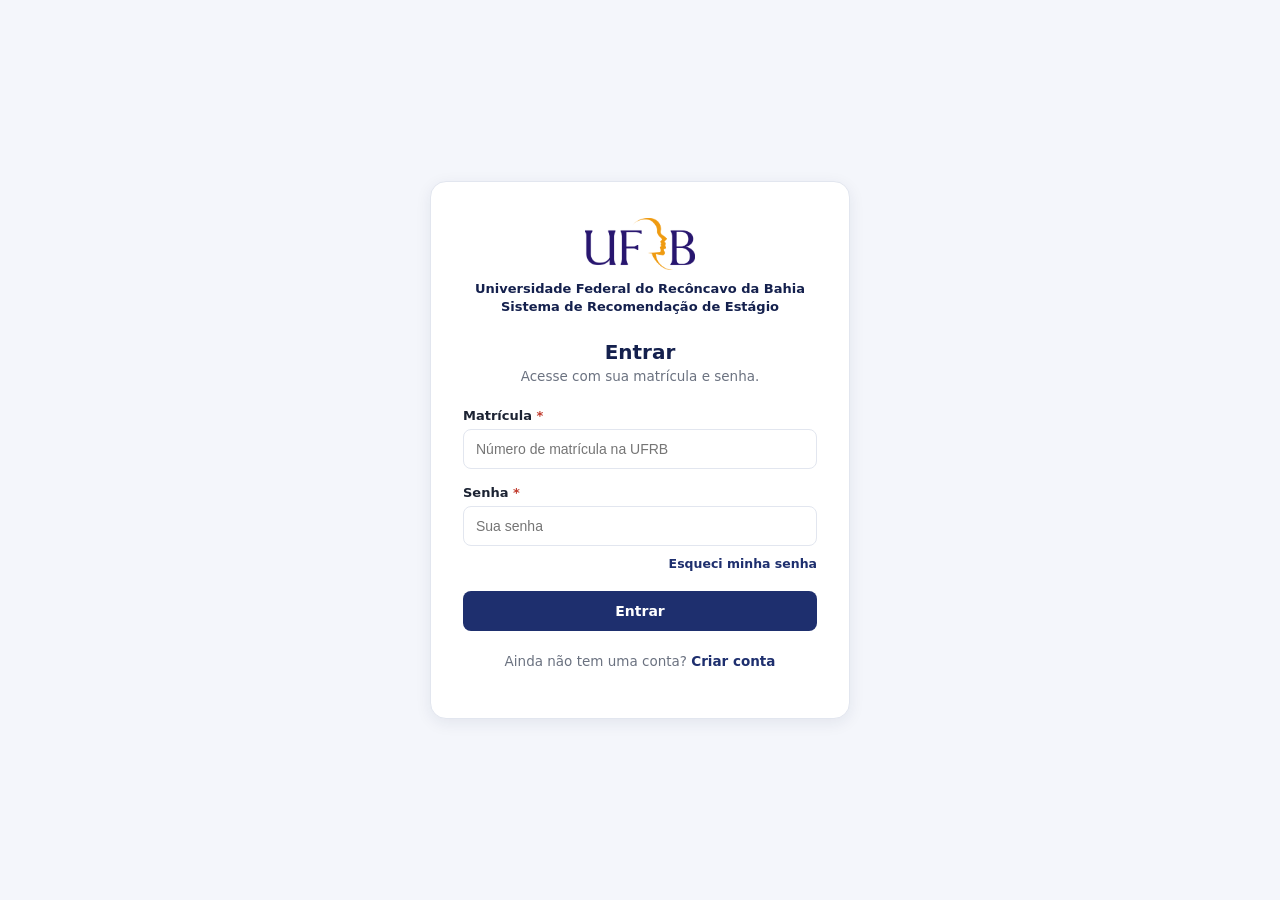
<file: index.html>
<!DOCTYPE html>
<html lang="pt-BR">
<head>
  <meta charset="UTF-8" />
  <meta name="viewport" content="width=device-width, initial-scale=1.0" />
  <title>Meu Perfil · UFRB Estágio</title>
  <link rel="stylesheet" href="css/style.css" />
  <style>
    /* Rede de segurança: se css/style.css não carregar por algum motivo,
       evita que os ícones SVG virem blocos pretos enormes (o padrão do
       SVG é fill preto e, sem largura/altura definidas, 300x150px). */
    svg { fill: none; stroke: currentColor; }
    svg:not([width]) { width: 20px; height: 20px; }
  </style>
  <script src="js/authService.js"></script>
  <script>
    /* Guarda de acesso: sem sessão ativa, volta para o login antes de
       o restante da página ser exibido. O administrador não tem perfil
       de estudante, então é redirecionado direto para a área dele. */
    (function () {
      const user = AuthService.getCurrentUser();
      if (!user) {
        window.location.href = "login.html";
      } else if (user.role === "admin") {
        window.location.href = "admin.html";
      }
    })();
  </script>
</head>
<body>
  <div class="app-shell">
    <!-- ===================== HEADER ===================== -->
    <header class="app-header">
      <button id="menu-toggle" class="menu-toggle" aria-label="Abrir menu">
        <svg class="icon" viewBox="0 0 24 24" width="22" height="22"><line x1="3" y1="6" x2="21" y2="6"/><line x1="3" y1="12" x2="21" y2="12"/><line x1="3" y1="18" x2="21" y2="18"/></svg>
      </button>

      <div class="brand">
        <img src="assets/logo-ufrb.png" alt="Logotipo da UFRB" class="brand__logo" />
        <div class="brand__text">
          <span class="brand__title">Universidade Federal do Recôncavo da Bahia</span>
          <span class="brand__subtitle">Centro de Ciências Exatas e Tecnológicas</span>
        </div>
      </div>

    </header>

    <div class="app-body">
      <div id="sidebar-backdrop" class="sidebar-backdrop"></div>

      <!-- ===================== SIDEBAR ===================== -->
      <aside id="sidebar" class="sidebar">
        <ul class="sidebar__nav">
          <li><a href="index.html" class="sidebar__link is-active">
            <svg class="icon" viewBox="0 0 24 24"><path d="M20 21v-2a4 4 0 0 0-4-4H8a4 4 0 0 0-4 4v2"/><circle cx="12" cy="7" r="4"/></svg>
            Cadastro
          </a></li>
          <li><a href="recomendacoes.html" class="sidebar__link">
            <svg class="icon" viewBox="0 0 24 24"><polygon points="12 2 15 9 22 9.3 16.5 14 18.5 21 12 17 5.5 21 7.5 14 2 9.3 9 9"/></svg>
            Recomendações
          </a></li>
          <li><a href="oportunidades.html" class="sidebar__link">
            <svg class="icon" viewBox="0 0 24 24"><rect x="2" y="7" width="20" height="14" rx="2"/><path d="M16 21V5a2 2 0 0 0-2-2h-4a2 2 0 0 0-2 2v16"/></svg>
            Oportunidades
          </a></li>
          <li class="sidebar__separator"></li>
          <li><button id="btn-logout" type="button" class="sidebar__link">
            <svg class="icon" viewBox="0 0 24 24"><path d="M9 21H5a2 2 0 0 1-2-2V5a2 2 0 0 1 2-2h4"/><polyline points="16 17 21 12 16 7"/><line x1="21" y1="12" x2="9" y2="12"/></svg>
            Sair
          </button></li>
        </ul>
      </aside>

      <!-- ===================== MAIN CONTENT ===================== -->
      <main class="main-content">
        <div class="page-header">
          <div class="breadcrumb"><span class="is-current">Cadastro do estudante</span></div>
          <h1>Meu Perfil</h1>
          <p>Preencha suas informações acadêmicas e profissionais para melhorar a identificação de oportunidades de estágio compatíveis com seu perfil.</p>

          <div class="progress-card">
            <span class="progress-card__label">Perfil preenchido</span>
            <div class="progress-bar">
              <div id="progress-fill" class="progress-bar__fill"></div>
            </div>
            <span id="progress-value" class="progress-card__value">0%</span>
          </div>
        </div>

        <!-- ============ IMPORTAR CURRÍCULO LATTES ============ -->
        <section class="card card--muted lattes-card">
          <div class="lattes-grid">
            <div class="lattes-icon">
              <img src="assets/logo-lattes.png" alt="Currículo Lattes" />
            </div>
            <div class="lattes-main">
              <h3>Importar currículo Lattes</h3>
              <p>Já possui informações no Currículo Lattes? Futuramente você poderá utilizá-las para preencher seu perfil automaticamente.</p>
              <button id="btn-import-lattes" type="button" class="btn btn-primary">
                <svg class="icon" viewBox="0 0 24 24" width="16" height="16"><path d="M21 15v4a2 2 0 0 1-2 2H5a2 2 0 0 1-2-2v-4"/><polyline points="17 8 12 3 7 8"/><line x1="12" y1="3" x2="12" y2="15"/></svg>
                Importar currículo
              </button>
              <div class="lattes-divider">ou</div>
              <button type="button" class="lattes-manual" id="btn-fill-manually">preencha seu perfil manualmente</button>
            </div>
            <div class="lattes-howto">
              <div class="lattes-howto__title">
                <svg class="icon" viewBox="0 0 24 24" width="16" height="16"><circle cx="12" cy="12" r="10"/><line x1="12" y1="16" x2="12" y2="12"/><line x1="12" y1="8" x2="12.01" y2="8"/></svg>
                Como funciona?
              </div>
              <ol>
                <li>Exporte seu currículo no site do Lattes (arquivo XML).</li>
                <li>Envie o arquivo aqui.</li>
                <li>Seus dados serão extraídos automaticamente.</li>
              </ol>
            </div>
          </div>
        </section>

        <!-- ============ CARD 1: CURSO ============ -->
        <section class="card card--priority">
          <div class="card__header">
            <div class="card__heading">
              <span class="card__step">1</span>
              <h2 class="card__title">Curso</h2>
            </div>
            <span class="badge-required">
              <svg class="icon" viewBox="0 0 24 24" width="14" height="14"><circle cx="12" cy="12" r="10"/><line x1="12" y1="16" x2="12" y2="12"/><line x1="12" y1="8" x2="12.01" y2="8"/></svg>
              Informação essencial para as recomendações
            </span>
          </div>
          <p class="card__subtitle">Informe seu curso e sua situação acadêmica.</p>

          <div class="field-grid">
            <div class="field">
              <label for="course-input">Curso <span class="required">*</span></label>
              <div class="input-icon-wrap">
                <svg class="icon input-icon" viewBox="0 0 24 24" width="16" height="16"><circle cx="11" cy="11" r="8"/><line x1="21" y1="21" x2="16.65" y2="16.65"/></svg>
                <input id="course-input" type="text" placeholder="Pesquisar curso..." required />
              </div>
            </div>
            <div class="field">
              <label for="semester-select">Semestre atual <span class="required">*</span></label>
              <select id="semester-select" required></select>
            </div>
            <div class="field">
              <label for="graduation-select">Previsão de conclusão <span class="required">*</span></label>
              <select id="graduation-select" required></select>
            </div>
          </div>

          <div class="field-grid" style="margin-top: 18px;">
            <div class="field">
              <label for="registration-input">Matrícula</label>
              <input id="registration-input" type="text" readonly />
              <p class="field-hint">Vinculada à sua conta — não pode ser alterada aqui.</p>
            </div>
            <div class="field">
              <label for="linkedin-input">LinkedIn</label>
              <input id="linkedin-input" type="url" placeholder="https://www.linkedin.com/in/seu-usuario" />
              <p id="linkedin-error" class="field-error" hidden>Informe uma URL válida do LinkedIn (ex.: https://www.linkedin.com/in/usuario).</p>
            </div>
          </div>

          <div id="lattes-identity-block" class="lattes-identity-block" hidden>
            <img src="assets/logo-lattes.png" alt="" class="lattes-identity-block__logo" />
            <div>
              <strong id="lattes-identity-name"></strong>
              <span id="lattes-identity-meta"></span>
            </div>
          </div>

          <!-- ============ TCC ============ -->
          <div class="tcc-block">
            <p class="tcc-block__title">Trabalho de Conclusão de Curso (TCC)</p>
            <div class="field">
              <label for="tcc-status-select">Situação do TCC</label>
              <select id="tcc-status-select"></select>
            </div>

            <div id="tcc-details" hidden style="margin-top: 16px;">
              <div class="field">
                <label for="tcc-title-input">Título do TCC</label>
                <input id="tcc-title-input" type="text" placeholder="Título do trabalho" />
              </div>
              <div class="field" style="margin-top: 14px;">
                <label for="tcc-summary-input">Resumo</label>
                <textarea id="tcc-summary-input" placeholder="Resumo do trabalho"></textarea>
              </div>
              <div class="field" style="margin-top: 14px;">
                <label for="tcc-keywords-input">Palavras-chave</label>
                <input id="tcc-keywords-input" type="text" placeholder="Digite uma palavra-chave e pressione Enter" />
                <div id="tcc-keywords-tags" class="chip-list-preview" style="margin-top: 10px;"></div>
              </div>
              <div class="field" style="margin-top: 14px;">
                <label for="tcc-advisor-input">Orientador</label>
                <input id="tcc-advisor-input" type="text" placeholder="Digite o nome do orientador" />
              </div>
            </div>
          </div>
        </section>

        <!-- ============ CARD 2: TECNOLOGIAS ============ -->
        <section class="card card--priority">
          <div class="card__header">
            <div class="card__heading">
              <span class="card__step">2</span>
              <h2 class="card__title">Tecnologias e conhecimentos</h2>
            </div>
          </div>
          <p class="card__subtitle">Adicione tecnologias, ferramentas ou conhecimentos técnicos que você possui.</p>

          <div class="tech-input-row">
            <input id="tech-input" type="text" placeholder="Digite uma tecnologia ou conhecimento (ex.: Python, AutoCAD, LabVIEW...)" />
            <select id="tech-level-select"></select>
            <button id="btn-add-tech" type="button" class="btn btn-primary">
              <svg class="icon" viewBox="0 0 24 24" width="16" height="16"><line x1="12" y1="5" x2="12" y2="19"/><line x1="5" y1="12" x2="19" y2="12"/></svg>
              Adicionar
            </button>
          </div>

          <div id="tech-chip-list" class="chip-list"></div>
          <p class="field-hint" style="margin-top: 14px;">Você pode adicionar qualquer tecnologia ou ferramenta — não é preciso se limitar à programação.</p>
        </section>

        <!-- ============ CARD 3: PROJETOS ============ -->
        <section class="card card--priority">
          <div class="card__header">
            <div class="card__heading">
              <span class="card__step">3</span>
              <h2 class="card__title">Projetos desenvolvidos</h2>
            </div>
            <button id="btn-add-project" type="button" class="btn btn-primary">
              <svg class="icon" viewBox="0 0 24 24" width="16" height="16"><line x1="12" y1="5" x2="12" y2="19"/><line x1="5" y1="12" x2="19" y2="12"/></svg>
              Adicionar projeto
            </button>
          </div>
          <p class="card__subtitle">Conte quais projetos você já desenvolveu durante sua formação ou por iniciativa própria.</p>

          <div id="projects-empty" class="empty-state">
            <svg viewBox="0 0 24 24"><path d="M3 7v13h18V7"/><path d="M3 7l3-4h12l3 4"/><path d="M3 7h18"/></svg>
            <p>Você ainda não adicionou nenhum projeto.</p>
          </div>
          <div id="projects-grid" class="project-grid" hidden></div>
        </section>

        <!-- ============ EXPERIÊNCIA PROFISSIONAL (secundário) ============ -->
        <section class="card card--secondary">
          <h2 class="card__title">Experiência Profissional</h2>
          <p class="card__subtitle">Você possui experiência profissional?</p>

          <div class="btn-ghost-toggle">
            <button id="exp-toggle-yes" type="button" class="toggle-btn">Sim</button>
            <button id="exp-toggle-no" type="button" class="toggle-btn is-selected">Não</button>
          </div>

          <div id="experience-form" hidden style="margin-top: 20px;">
            <div class="field-grid">
              <div class="field">
                <label for="exp-company">Empresa</label>
                <input id="exp-company" type="text" placeholder="Nome da empresa" />
              </div>
              <div class="field">
                <label for="exp-role">Cargo/Função</label>
                <input id="exp-role" type="text" placeholder="Ex.: Estagiário, Assistente..." />
              </div>
              <div class="field">
                <label for="exp-work-area">Área de atuação</label>
                <select id="exp-work-area"></select>
              </div>
            </div>
            <div class="field-grid" style="grid-template-columns: 1fr 1fr; margin-top: 14px;">
              <div class="field">
                <label for="exp-start-date">Data de início</label>
                <input id="exp-start-date" type="month" />
              </div>
              <div class="field">
                <label for="exp-end-date">Data de término</label>
                <input id="exp-end-date" type="month" />
              </div>
            </div>
            <label class="checkbox-inline" style="margin-top: 14px;">
              <input id="exp-current-checkbox" type="checkbox" />
              <span>Experiência atual</span>
            </label>
            <div class="field" style="margin-top: 14px;">
              <label for="exp-description">Descrição das atividades</label>
              <textarea id="exp-description" placeholder="Descreva brevemente suas atividades"></textarea>
            </div>
            <div class="field" style="margin-top: 14px;">
              <label for="exp-tech-input">Tecnologias utilizadas</label>
              <div class="tech-input-row">
                <input id="exp-tech-input" type="text" placeholder="Digite e pressione Enter para adicionar" />
              </div>
              <div id="exp-tech-tags" class="chip-list" style="margin-top: 10px;"></div>
            </div>
            <button id="btn-add-experience" type="button" class="btn btn-secondary" style="margin-top: 16px;">
              <svg class="icon" viewBox="0 0 24 24" width="16" height="16"><line x1="12" y1="5" x2="12" y2="19"/><line x1="5" y1="12" x2="19" y2="12"/></svg>
              Adicionar experiência
            </button>
          </div>

          <div id="experience-list"></div>
        </section>

        <!-- ============ ÁREAS DE INTERESSE (secundário) ============ -->
        <section class="card card--secondary">
          <h2 class="card__title">Áreas de interesse</h2>
          <p class="card__subtitle">Em quais áreas você gostaria de realizar estágio?</p>
          <div class="field combobox" style="margin-top: 12px;">
            <div class="input-icon-wrap">
              <svg class="icon input-icon" viewBox="0 0 24 24" width="16" height="16"><circle cx="11" cy="11" r="8"/><line x1="21" y1="21" x2="16.65" y2="16.65"/></svg>
              <input id="interest-input" type="text" placeholder="Digite para pesquisar uma área..." autocomplete="off" />
            </div>
            <ul id="interest-suggestions" class="combobox__list" hidden></ul>
          </div>
          <div id="interest-tags" class="chip-list-preview" style="margin-top: 12px;"></div>
        </section>

        <div class="form-footer-wrap">
          <p id="save-hint" class="form-footer-hint"></p>
          <div class="form-footer">
            <button id="btn-cancel" type="button" class="btn btn-outline">Cancelar</button>
            <button id="btn-save-profile" type="button" class="btn btn-primary" disabled>
              <svg class="icon" viewBox="0 0 24 24" width="16" height="16"><path d="M19 21H5a2 2 0 0 1-2-2V5a2 2 0 0 1 2-2h11l5 5v11a2 2 0 0 1-2 2Z"/><polyline points="17 21 17 13 7 13 7 21"/><polyline points="7 3 7 8 15 8"/></svg>
              Salvar perfil
            </button>
          </div>
        </div>
      </main>
    </div>
  </div>

  <!-- ===================== MODAL: PROJETO ===================== -->
  <div id="project-modal" class="modal-overlay" hidden>
    <div class="modal">
      <div class="modal__header">
        <h2 id="project-modal-title">Adicionar projeto</h2>
        <button id="project-modal-close" class="modal__close" aria-label="Fechar">
          <svg class="icon" viewBox="0 0 24 24" width="18" height="18"><line x1="18" y1="6" x2="6" y2="18"/><line x1="6" y1="6" x2="18" y2="18"/></svg>
        </button>
      </div>
      <div class="modal__body">
        <div class="field">
          <label for="project-name">Nome do projeto <span class="required">*</span></label>
          <input id="project-name" type="text" placeholder="Ex.: Sistema de Gestão Financeira" />
        </div>
        <div class="field">
          <label for="project-description">Descrição <span class="required">*</span></label>
          <textarea id="project-description" placeholder="Conte brevemente sobre o projeto"></textarea>
        </div>
        <div class="field-grid" style="grid-template-columns: 1fr 1fr;">
          <div class="field">
            <label for="project-center">Centro Acadêmico</label>
            <select id="project-center"></select>
          </div>
          <div class="field">
            <label for="project-course-input">Curso</label>
            <input id="project-course-input" type="text" placeholder="Selecione o Centro Acadêmico primeiro" disabled />
          </div>
        </div>
        <div class="field-grid" style="grid-template-columns: 1fr 1fr;">
          <div class="field">
            <label for="project-area-input">Área do Projeto</label>
            <input id="project-area-input" type="text" placeholder="Buscar área..." />
          </div>
          <div class="field">
            <label for="project-type-input">Tipo de Projeto</label>
            <input id="project-type-input" type="text" placeholder="Buscar tipo..." />
          </div>
        </div>
        <div class="field">
          <label for="project-tech-input">Tecnologias utilizadas</label>
          <input id="project-tech-input" type="text" placeholder="Digite e pressione Enter para adicionar" />
          <div id="project-tech-tags" class="chip-list"></div>
        </div>
        <div class="field">
          <label for="project-link">Link do projeto</label>
          <input id="project-link" type="url" placeholder="https://... (opcional)" />
        </div>
      </div>
      <div class="modal__footer">
        <button id="project-cancel-btn" type="button" class="btn btn-outline">Cancelar</button>
        <button id="project-save-btn" type="button" class="btn btn-primary">Salvar projeto</button>
      </div>
    </div>
  </div>

  <!-- ===================== MODAL: IMPORTAR LATTES ===================== -->
  <div id="lattes-modal" class="modal-overlay" hidden>
    <div class="modal modal--sm">
      <div class="modal__header">
        <div class="modal__header-brand">
          <img src="assets/logo-lattes.png" alt="" class="modal__header-logo" />
          <h2>Importar currículo</h2>
        </div>
        <button id="lattes-modal-close" class="modal__close" aria-label="Fechar">
          <svg class="icon" viewBox="0 0 24 24" width="18" height="18"><line x1="18" y1="6" x2="6" y2="18"/><line x1="6" y1="6" x2="18" y2="18"/></svg>
        </button>
      </div>
      <div class="modal__body">
        <!-- Estado 1: upload -->
        <div id="lattes-upload-state">
          <div id="lattes-dropzone" class="dropzone">
            <svg viewBox="0 0 24 24"><path d="M21 15v4a2 2 0 0 1-2 2H5a2 2 0 0 1-2-2v-4"/><polyline points="17 8 12 3 7 8"/><line x1="12" y1="3" x2="12" y2="15"/></svg>
            <div><strong>Arraste seu arquivo aqui</strong></div>
            <div class="dropzone-or">ou</div>
            <button id="btn-select-lattes-file" type="button" class="btn btn-secondary btn-sm">Selecionar arquivo</button>
            <input id="lattes-file-input" type="file" accept=".xml" hidden />
          </div>
          <div class="notice-box">O arquivo é processado pelo servidor do próprio sistema (nunca por servidores do Lattes/CNPq). Serão extraídos apenas nome completo, ID Lattes, formação acadêmica, idiomas e formações complementares — nada é gravado até você confirmar.</div>
        </div>

        <!-- Estado 2: extraindo -->
        <div id="lattes-loading-state" class="lattes-loading" hidden>
          <div class="spinner"></div>
          <p>Lendo o arquivo XML...</p>
        </div>

        <!-- Estado 3: dados extraídos (preview) -->
        <div id="lattes-preview-state" hidden>
          <p class="field-hint">Arquivo: <strong id="lattes-preview-filename"></strong></p>

          <p class="lattes-section-title">Dados identificados no Lattes</p>

          <div class="lattes-preview-block">
            <span class="lattes-preview-label">Nome completo</span>
            <p id="lattes-preview-name" class="lattes-preview-value"></p>
          </div>

          <div class="lattes-preview-block">
            <span class="lattes-preview-label">ID Lattes</span>
            <p id="lattes-preview-id" class="lattes-preview-value"></p>
          </div>

          <div class="lattes-preview-block">
            <span class="lattes-preview-label">Formação</span>
            <p class="field-hint" style="margin: 0 0 10px;">Selecione qual vínculo representa seu curso atual.</p>
            <div id="lattes-preview-formations"></div>
          </div>

          <div id="lattes-preview-languages-block" class="lattes-preview-block" hidden>
            <span class="lattes-preview-label">Idiomas</span>
            <div id="lattes-preview-languages"></div>
          </div>

          <div id="lattes-preview-complementary-block" class="lattes-preview-block" hidden>
            <span class="lattes-preview-label">Formações complementares</span>
            <div id="lattes-preview-complementary"></div>
          </div>
        </div>
      </div>
      <div class="modal__footer">
        <button id="lattes-cancel-btn" type="button" class="btn btn-outline">Fechar</button>
        <button id="lattes-apply-btn" type="button" class="btn btn-primary" hidden>Aplicar dados ao perfil</button>
      </div>
    </div>
  </div>

  <div id="toast" class="toast" role="status" aria-live="polite"></div>

  <script src="js/layout.js"></script>
  <script src="js/dataService.js"></script>
  <script src="js/combobox.js"></script>
  <script src="js/ui.js"></script>
  <script src="js/perfil.js"></script>
</body>
</html>
</file>
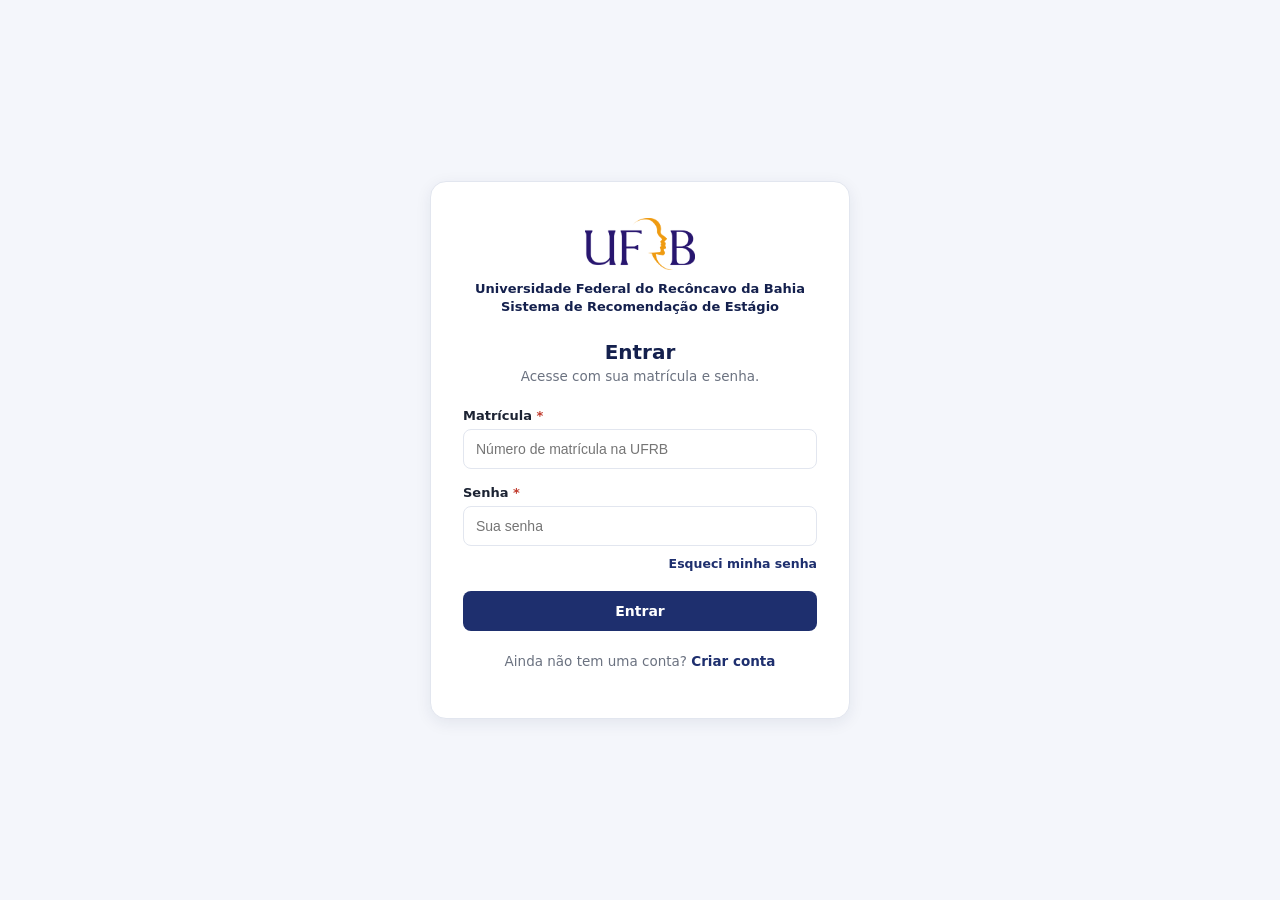
<file: admin.html>
<!DOCTYPE html>
<html lang="pt-BR">
<head>
  <meta charset="UTF-8" />
  <meta name="viewport" content="width=device-width, initial-scale=1.0" />
  <title>Administração · UFRB Estágio</title>
  <link rel="stylesheet" href="css/style.css" />
  <style>
    /* Rede de segurança: se css/style.css não carregar por algum motivo,
       evita que os ícones SVG virem blocos pretos enormes (o padrão do
       SVG é fill preto e, sem largura/altura definidas, 300x150px). */
    svg { fill: none; stroke: currentColor; }
    svg:not([width]) { width: 20px; height: 20px; }
  </style>
  <script src="js/authService.js"></script>
  <script>
    /* Guarda de acesso: só a conta de administrador chega até aqui.
       Qualquer outra sessão (estudante) ou visitante sem sessão volta
       para o login antes de a página ser desenhada. */
    (function () {
      const user = AuthService.getCurrentUser();
      if (!user || user.role !== "admin") {
        window.location.href = "login.html";
      }
    })();
  </script>
</head>
<body>
  <div class="app-shell">
    <!-- ===================== HEADER ===================== -->
    <header class="app-header">
      <button id="menu-toggle" class="menu-toggle" aria-label="Abrir menu">
        <svg class="icon" viewBox="0 0 24 24" width="22" height="22"><line x1="3" y1="6" x2="21" y2="6"/><line x1="3" y1="12" x2="21" y2="12"/><line x1="3" y1="18" x2="21" y2="18"/></svg>
      </button>

      <div class="brand">
        <img src="assets/logo-ufrb.png" alt="Logotipo da UFRB" class="brand__logo" />
        <div class="brand__text">
          <span class="brand__title">Universidade Federal do Recôncavo da Bahia</span>
          <span class="brand__subtitle">Centro de Ciências Exatas e Tecnológicas</span>
        </div>
      </div>

    </header>

    <div class="app-body">
      <div id="sidebar-backdrop" class="sidebar-backdrop"></div>

      <!-- ===================== SIDEBAR ===================== -->
      <aside id="sidebar" class="sidebar">
        <ul class="sidebar__nav">
          <li><a href="index.html" class="sidebar__link">
            <svg class="icon" viewBox="0 0 24 24"><path d="M20 21v-2a4 4 0 0 0-4-4H8a4 4 0 0 0-4 4v2"/><circle cx="12" cy="7" r="4"/></svg>
            Cadastro
          </a></li>
          <li><a href="recomendacoes.html" class="sidebar__link">
            <svg class="icon" viewBox="0 0 24 24"><polygon points="12 2 15 9 22 9.3 16.5 14 18.5 21 12 17 5.5 21 7.5 14 2 9.3 9 9"/></svg>
            Recomendações
          </a></li>
          <li><a href="#" class="sidebar__link">
            <svg class="icon" viewBox="0 0 24 24"><rect x="2" y="7" width="20" height="14" rx="2"/><path d="M16 21V5a2 2 0 0 0-2-2h-4a2 2 0 0 0-2 2v16"/></svg>
            Oportunidades
          </a></li>
          <li class="sidebar__separator"></li>
          <li><a href="admin.html" class="sidebar__link is-active">
            <svg class="icon" viewBox="0 0 24 24"><path d="M12 2 4 5v6c0 5 3.5 9 8 11 4.5-2 8-6 8-11V5z"/></svg>
            Administração
          </a></li>
          <li><button id="btn-logout" type="button" class="sidebar__link">
            <svg class="icon" viewBox="0 0 24 24"><path d="M9 21H5a2 2 0 0 1-2-2V5a2 2 0 0 1 2-2h4"/><polyline points="16 17 21 12 16 7"/><line x1="21" y1="12" x2="9" y2="12"/></svg>
            Sair
          </button></li>
        </ul>
      </aside>

      <!-- ===================== MAIN CONTENT ===================== -->
      <main class="main-content">
        <div class="page-header">
          <div class="breadcrumb"><span class="is-current">Administração</span></div>
          <h1>Painel Administrativo</h1>
          <p>Estudantes, empresas, convênios, vagas e importações cadastrados no sistema.</p>
        </div>

        <div class="admin-tabs" role="tablist">
          <button type="button" class="admin-tab is-active" data-tab="estudantes" role="tab">Estudantes</button>
          <button type="button" class="admin-tab" data-tab="empresas" role="tab">Empresas &amp; Convênios</button>
          <button type="button" class="admin-tab" data-tab="vagas" role="tab">Vagas</button>
          <button type="button" class="admin-tab" data-tab="recomendacoes" role="tab">Recomendações</button>
          <button type="button" class="admin-tab" data-tab="importacoes" role="tab">Importações</button>
        </div>

        <!-- =============== ABA: ESTUDANTES =============== -->
        <div id="tab-estudantes" class="admin-tab-panel">
          <div class="admin-toolbar">
            <p id="admin-summary" class="admin-toolbar__summary"></p>
          </div>

          <div id="admin-stats" class="admin-stats"></div>

          <section class="card">
            <div class="card__header">
              <h2 class="card__title">Estudantes cadastrados</h2>
            </div>
            <input id="admin-search" type="text" class="admin-search" placeholder="Buscar por nome, curso ou matrícula..." />

            <div class="admin-table-wrap">
              <table class="admin-table">
                <thead>
                  <tr>
                    <th>Estudante</th>
                    <th>Curso</th>
                    <th>Matrícula</th>
                    <th>E-mail</th>
                    <th>Perfil</th>
                    <th>Embedding</th>
                    <th></th>
                  </tr>
                </thead>
                <tbody id="admin-table-body"></tbody>
              </table>
            </div>
            <p id="admin-empty" class="field-hint" hidden>Nenhum estudante cadastrado ainda.</p>
          </section>
        </div>

        <!-- =============== ABA: EMPRESAS & CONVÊNIOS =============== -->
        <div id="tab-empresas" class="admin-tab-panel" hidden>
          <section class="card">
            <div class="card__header">
              <h2 class="card__title">Nova empresa</h2>
            </div>
            <div class="field-grid">
              <div class="field">
                <label for="empresa-nome-input">Nome <span class="required">*</span></label>
                <input id="empresa-nome-input" type="text" placeholder="Ex.: DevSoft Tecnologia Ltda" />
              </div>
              <div class="field">
                <label for="empresa-cnpj-input">CNPJ</label>
                <input id="empresa-cnpj-input" type="text" placeholder="Opcional" />
              </div>
            </div>
            <button id="btn-criar-empresa" type="button" class="btn btn-primary btn-sm" style="margin-top: 12px;">Cadastrar empresa</button>
          </section>

          <section class="card">
            <div class="card__header">
              <h2 class="card__title">Empresas cadastradas</h2>
            </div>
            <input id="empresas-search" type="text" class="admin-search" placeholder="Buscar por nome ou CNPJ..." />
            <div class="admin-table-wrap">
              <table class="admin-table">
                <thead>
                  <tr>
                    <th>Empresa</th>
                    <th>CNPJ</th>
                    <th>Área</th>
                    <th>Cidade/UF</th>
                    <th>Cadastrada em</th>
                    <th></th>
                  </tr>
                </thead>
                <tbody id="empresas-table-body"></tbody>
              </table>
            </div>
            <p id="empresas-empty" class="field-hint" hidden>Nenhuma empresa cadastrada ainda.</p>
          </section>
        </div>

        <!-- =============== ABA: VAGAS =============== -->
        <div id="tab-vagas" class="admin-tab-panel" hidden>
          <section class="card">
            <div class="card__header">
              <h2 class="card__title">Nova vaga</h2>
            </div>
            <div class="field-grid">
              <div class="field">
                <label for="vaga-empresa-select">Empresa <span class="required">*</span></label>
                <select id="vaga-empresa-select"></select>
              </div>
              <div class="field">
                <label for="vaga-titulo-input">Título <span class="required">*</span></label>
                <input id="vaga-titulo-input" type="text" placeholder="Ex.: Estágio em Desenvolvimento Backend" />
              </div>
            </div>
            <div class="field-grid" style="margin-top: 14px;">
              <div class="field">
                <label for="vaga-cursos-input">Cursos compatíveis (separados por vírgula)</label>
                <input id="vaga-cursos-input" type="text" placeholder="Ex.: Engenharia de Computação, Sistemas de Informação" />
              </div>
              <div class="field">
                <label for="vaga-tecnologias-input">Tecnologias (separadas por vírgula)</label>
                <input id="vaga-tecnologias-input" type="text" placeholder="Ex.: Python, SQL" />
              </div>
            </div>
            <div class="field-grid" style="margin-top: 14px;">
              <div class="field">
                <label for="vaga-modalidade-select">Modalidade</label>
                <select id="vaga-modalidade-select">
                  <option value="">—</option>
                  <option value="presencial">Presencial</option>
                  <option value="remoto">Remoto</option>
                  <option value="hibrido">Híbrido</option>
                </select>
              </div>
              <div class="field">
                <label for="vaga-bolsa-input">Bolsa</label>
                <input id="vaga-bolsa-input" type="text" placeholder="Ex.: R$ 800,00" />
              </div>
            </div>
            <div class="field" style="margin-top: 14px;">
              <label for="vaga-descricao-input">Descrição</label>
              <textarea id="vaga-descricao-input" rows="3" placeholder="Atividades, requisitos, benefícios..."></textarea>
            </div>
            <button id="btn-criar-vaga" type="button" class="btn btn-primary btn-sm" style="margin-top: 12px;">Cadastrar vaga</button>
          </section>

          <section class="card">
            <div class="card__header">
              <h2 class="card__title">Vagas cadastradas</h2>
            </div>
            <div class="rec-filters" id="vagas-filtros">
              <button type="button" class="rec-filter is-active" data-status="">Todas</button>
              <button type="button" class="rec-filter" data-status="ativa">Ativas</button>
              <button type="button" class="rec-filter" data-status="encerrada">Encerradas</button>
            </div>
            <input id="vagas-search" type="text" class="admin-search" placeholder="Buscar por título da vaga ou empresa..." />
            <div class="admin-table-wrap">
              <table class="admin-table">
                <thead>
                  <tr>
                    <th>Vaga</th>
                    <th>Empresa</th>
                    <th>Modalidade</th>
                    <th>Status</th>
                    <th></th>
                  </tr>
                </thead>
                <tbody id="vagas-table-body"></tbody>
              </table>
            </div>
            <p id="vagas-empty" class="field-hint" hidden>Nenhuma vaga cadastrada ainda.</p>
          </section>
        </div>

        <!-- =============== ABA: RECOMENDAÇÕES =============== -->
        <div id="tab-recomendacoes" class="admin-tab-panel" hidden>
          <section class="card">
            <div class="card__header">
              <h2 class="card__title">Gerar recomendações</h2>
            </div>
            <p class="field-hint">
              Processa TODOS os estudantes cadastrados de uma vez: busca vetorial, regras objetivas e análise do Qwen3 para cada um, contra as vagas/empresas cadastradas. Cada estudante só enxerga as recomendações destinadas a ele — o estudante nunca dispara essa ação.
            </p>
            <button id="btn-gerar-recomendacoes-todos" type="button" class="btn btn-primary btn-sm" style="margin-top: 10px;">Gerar recomendações para todos os estudantes</button>
          </section>

          <section class="card">
            <div class="card__header">
              <h2 class="card__title">Relatório: quem foi compatível com quem</h2>
            </div>
            <p class="field-hint">Todas as recomendações já geradas, de todos os estudantes — sem precisar abrir o perfil de cada um.</p>
            <div class="rec-filters" id="relatorio-rec-filtros">
              <button type="button" class="rec-filter is-active" data-nivel="">Todos os níveis</button>
              <button type="button" class="rec-filter" data-nivel="alta">Alto</button>
              <button type="button" class="rec-filter" data-nivel="media">Médio</button>
              <button type="button" class="rec-filter" data-nivel="baixa">Baixo</button>
            </div>
            <div class="admin-table-wrap">
              <table class="admin-table">
                <thead>
                  <tr>
                    <th>Estudante</th>
                    <th>Curso</th>
                    <th>Empresa</th>
                    <th>Vaga</th>
                    <th>Tipo</th>
                    <th>Nível</th>
                    <th>Índice</th>
                    <th></th>
                  </tr>
                </thead>
                <tbody id="relatorio-rec-table-body"></tbody>
              </table>
            </div>
            <p id="relatorio-rec-empty" class="field-hint" hidden>Nenhuma recomendação gerada ainda.</p>
          </section>
        </div>

        <!-- =============== ABA: IMPORTAÇÕES =============== -->
        <div id="tab-importacoes" class="admin-tab-panel" hidden>
          <section class="card">
            <div class="card__header">
              <h2 class="card__title">Importar convênios (PDF)</h2>
            </div>
            <div id="importacao-upload-state">
              <div id="importacao-dropzone" class="dropzone">
                <svg viewBox="0 0 24 24"><path d="M21 15v4a2 2 0 0 1-2 2H5a2 2 0 0 1-2-2v-4"/><polyline points="17 8 12 3 7 8"/><line x1="12" y1="3" x2="12" y2="15"/></svg>
                <div><strong>Arraste o PDF de convênios aqui</strong></div>
                <div class="dropzone-or">ou</div>
                <button id="btn-select-importacao-file" type="button" class="btn btn-secondary btn-sm">Selecionar arquivo</button>
                <input id="importacao-file-input" type="file" accept=".pdf" hidden />
              </div>
              <div class="notice-box">O PDF é lido pelo próprio backend (PyMuPDF) para extrair processo, empresa e datas de vigência de cada convênio. Linhas malformadas (data ilegível, CNPJ ausente) são marcadas como erro por linha e não interrompem a importação das demais.</div>
            </div>
            <div id="importacao-loading-state" class="lattes-loading" hidden>
              <div class="spinner"></div>
              <p>Processando o arquivo...</p>
            </div>
            <div id="importacao-resultado" hidden>
              <h3 class="admin-detail-section__title" style="margin-top:16px;">Resultado da última importação</h3>
              <div id="importacao-resultado-body"></div>
            </div>
          </section>

          <section class="card">
            <div class="card__header">
              <h2 class="card__title">Importar empresas, convênios e vagas (CSV/XLSX)</h2>
            </div>
            <div id="importacao-planilha-upload-state">
              <div id="importacao-planilha-dropzone" class="dropzone">
                <svg viewBox="0 0 24 24"><path d="M21 15v4a2 2 0 0 1-2 2H5a2 2 0 0 1-2-2v-4"/><polyline points="17 8 12 3 7 8"/><line x1="12" y1="3" x2="12" y2="15"/></svg>
                <div><strong>Arraste o arquivo CSV ou XLSX aqui</strong></div>
                <div class="dropzone-or">ou</div>
                <button id="btn-select-importacao-planilha-file" type="button" class="btn btn-secondary btn-sm">Selecionar arquivo</button>
                <input id="importacao-planilha-file-input" type="file" accept=".csv,.xlsx" hidden />
              </div>
              <div class="notice-box">Cada linha é interpretada e distribuída nos campos corretos de empresa, convênio e vaga — nunca guardada como texto bruto. O CNPJ identifica a empresa (evita duplicar ou misturar empresas diferentes); convênios e vagas repetidos na mesma empresa são atualizados em vez de duplicados numa reimportação.</div>
            </div>
            <div id="importacao-planilha-loading-state" class="lattes-loading" hidden>
              <div class="spinner"></div>
              <p>Processando o arquivo...</p>
            </div>
            <div id="importacao-planilha-resultado" hidden>
              <h3 class="admin-detail-section__title" style="margin-top:16px;">Resultado da última importação</h3>
              <div id="importacao-planilha-resultado-body"></div>
            </div>
          </section>

          <section class="card">
            <div class="card__header">
              <h2 class="card__title">Histórico de importações</h2>
            </div>
            <div class="admin-table-wrap">
              <table class="admin-table">
                <thead>
                  <tr>
                    <th>Fonte</th>
                    <th>Tipo</th>
                    <th>Iniciada em</th>
                    <th>Linhas</th>
                    <th>Sucesso</th>
                    <th>Erros</th>
                  </tr>
                </thead>
                <tbody id="importacoes-table-body"></tbody>
              </table>
            </div>
            <p id="importacoes-empty" class="field-hint" hidden>Nenhuma importação realizada ainda.</p>
          </section>
        </div>
      </main>
    </div>
  </div>

  <!-- ===================== MODAL: DETALHES DO ESTUDANTE ===================== -->
  <div id="admin-detail-modal" class="modal-overlay" hidden>
    <div class="modal">
      <div class="modal__header">
        <h2 id="admin-detail-title">Perfil do estudante</h2>
        <button id="admin-detail-close" class="modal__close" aria-label="Fechar">
          <svg class="icon" viewBox="0 0 24 24" width="18" height="18"><line x1="18" y1="6" x2="6" y2="18"/><line x1="6" y1="6" x2="18" y2="18"/></svg>
        </button>
      </div>
      <div id="admin-detail-body" class="modal__body"></div>
      <div class="modal__footer">
        <button id="admin-detail-close-btn" type="button" class="btn btn-outline">Fechar</button>
      </div>
    </div>
  </div>

  <!-- ===================== MODAL: DETALHES DA EMPRESA ===================== -->
  <div id="empresa-detail-modal" class="modal-overlay" hidden>
    <div class="modal">
      <div class="modal__header">
        <h2 id="empresa-detail-title">Empresa</h2>
        <button id="empresa-detail-close" class="modal__close" aria-label="Fechar">
          <svg class="icon" viewBox="0 0 24 24" width="18" height="18"><line x1="18" y1="6" x2="6" y2="18"/><line x1="6" y1="6" x2="18" y2="18"/></svg>
        </button>
      </div>
      <div id="empresa-detail-body" class="modal__body"></div>
      <div class="modal__footer">
        <button id="empresa-detail-close-btn" type="button" class="btn btn-outline">Fechar</button>
      </div>
    </div>
  </div>

  <!-- ===================== MODAL: CONVÊNIOS DE UMA EMPRESA ===================== -->
  <div id="convenios-modal" class="modal-overlay" hidden>
    <div class="modal">
      <div class="modal__header">
        <h2 id="convenios-modal-title">Convênios</h2>
        <button id="convenios-modal-close" class="modal__close" aria-label="Fechar">
          <svg class="icon" viewBox="0 0 24 24" width="18" height="18"><line x1="18" y1="6" x2="6" y2="18"/><line x1="6" y1="6" x2="18" y2="18"/></svg>
        </button>
      </div>
      <div class="modal__body">
        <section style="margin-bottom: 20px;">
          <h3 class="admin-detail-section__title">Novo convênio</h3>
          <div class="field-grid">
            <div class="field">
              <label for="convenio-processo-input">Nº do processo</label>
              <input id="convenio-processo-input" type="text" />
            </div>
            <div class="field">
              <label for="convenio-data-inicio-input">Data de início</label>
              <input id="convenio-data-inicio-input" type="date" />
            </div>
          </div>
          <div class="field" style="margin-top: 14px;">
            <label for="convenio-data-fim-input">Data de fim (texto original do documento)</label>
            <input id="convenio-data-fim-input" type="text" placeholder="Ex.: 15/03/2027" />
          </div>
          <button id="btn-criar-convenio" type="button" class="btn btn-primary btn-sm" style="margin-top: 12px;">Registrar convênio</button>
        </section>
        <h3 class="admin-detail-section__title">Convênios registrados</h3>
        <div id="convenios-lista"></div>
      </div>
      <div class="modal__footer">
        <button id="convenios-modal-close-btn" type="button" class="btn btn-outline">Fechar</button>
      </div>
    </div>
  </div>

  <!-- ===================== MODAL: RESULTADO DO CAMINHO INVERSO ===================== -->
  <div id="caminho-inverso-modal" class="modal-overlay" hidden>
    <div class="modal">
      <div class="modal__header">
        <h2 id="caminho-inverso-title">Estudantes compatíveis</h2>
        <button id="caminho-inverso-close" class="modal__close" aria-label="Fechar">
          <svg class="icon" viewBox="0 0 24 24" width="18" height="18"><line x1="18" y1="6" x2="6" y2="18"/><line x1="6" y1="6" x2="18" y2="18"/></svg>
        </button>
      </div>
      <div id="caminho-inverso-body" class="modal__body"></div>
      <div class="modal__footer">
        <button id="caminho-inverso-close-btn" type="button" class="btn btn-outline">Fechar</button>
      </div>
    </div>
  </div>

  <!-- ===================== MODAL: RESULTADO DA GERAÇÃO EM LOTE ===================== -->
  <div id="geracao-lote-modal" class="modal-overlay" hidden>
    <div class="modal">
      <div class="modal__header">
        <h2>Geração de recomendações — resultado</h2>
        <button id="geracao-lote-close" class="modal__close" aria-label="Fechar">
          <svg class="icon" viewBox="0 0 24 24" width="18" height="18"><line x1="18" y1="6" x2="6" y2="18"/><line x1="6" y1="6" x2="18" y2="18"/></svg>
        </button>
      </div>
      <div id="geracao-lote-body" class="modal__body"></div>
      <div class="modal__footer">
        <button id="geracao-lote-close-btn" type="button" class="btn btn-outline">Fechar</button>
      </div>
    </div>
  </div>

  <!-- ===================== MODAL: DETALHE DE UMA RECOMENDAÇÃO ===================== -->
  <div id="recomendacao-detalhe-modal" class="modal-overlay" hidden>
    <div class="modal">
      <div class="modal__header">
        <h2 id="recomendacao-detalhe-title">Recomendação</h2>
        <button id="recomendacao-detalhe-close" class="modal__close" aria-label="Fechar">
          <svg class="icon" viewBox="0 0 24 24" width="18" height="18"><line x1="18" y1="6" x2="6" y2="18"/><line x1="6" y1="6" x2="18" y2="18"/></svg>
        </button>
      </div>
      <div id="recomendacao-detalhe-body" class="modal__body"></div>
      <div class="modal__footer">
        <button id="btn-baixar-pdf-recomendacao" type="button" class="btn btn-primary btn-sm">Baixar PDF para a empresa</button>
        <button id="recomendacao-detalhe-close-btn" type="button" class="btn btn-outline">Fechar</button>
      </div>
    </div>
  </div>

  <div id="toast" class="toast" role="status" aria-live="polite"></div>

  <script src="js/layout.js"></script>
  <script src="js/dataService.js"></script>
  <script src="js/ui.js"></script>
  <script src="js/admin.js"></script>
</body>
</html>
</file>
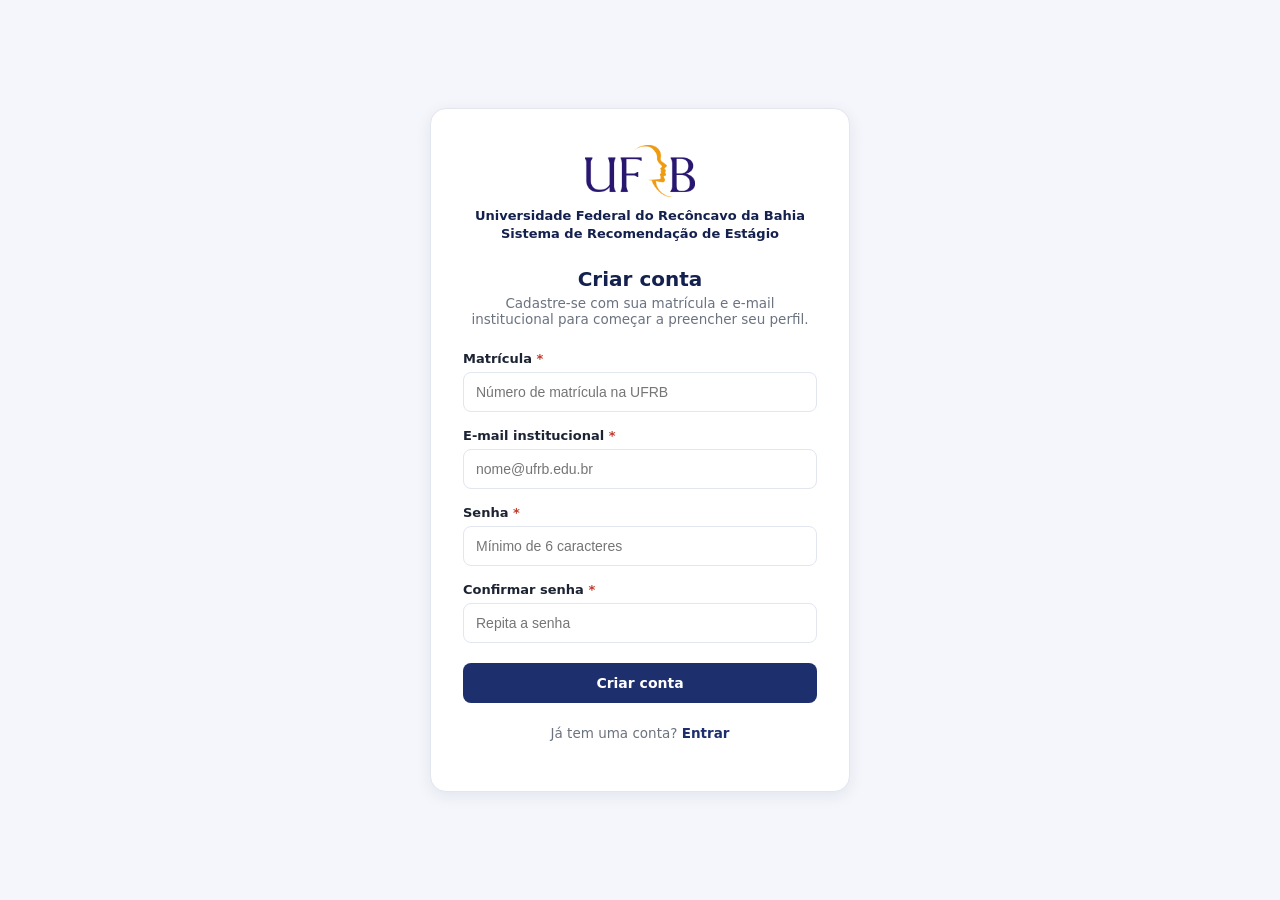
<file: cadastro.html>
<!DOCTYPE html>
<html lang="pt-BR">
<head>
  <meta charset="UTF-8" />
  <meta name="viewport" content="width=device-width, initial-scale=1.0" />
  <title>Criar conta · Sistema de Recomendação de Estágio · UFRB</title>
  <link rel="stylesheet" href="css/style.css" />
  <style>
    svg { fill: none; stroke: currentColor; }
    svg:not([width]) { width: 20px; height: 20px; }
  </style>
</head>
<body>
  <div class="auth-page">
    <div class="auth-card">
      <div class="auth-card__brand">
        <img src="assets/logo-ufrb.png" alt="Logotipo da UFRB" />
        <span>Universidade Federal do Recôncavo da Bahia<br />Sistema de Recomendação de Estágio</span>
      </div>

      <h1 class="auth-card__title">Criar conta</h1>
      <p class="auth-card__subtitle">Cadastre-se com sua matrícula e e-mail institucional para começar a preencher seu perfil.</p>

      <form id="cadastro-form" class="auth-form" novalidate>
        <p id="cadastro-error" class="auth-form__error" hidden></p>

        <div class="field">
          <label for="cadastro-matricula">Matrícula <span class="required">*</span></label>
          <input id="cadastro-matricula" type="text" placeholder="Número de matrícula na UFRB" autocomplete="username" required />
        </div>

        <div class="field">
          <label for="cadastro-email">E-mail institucional <span class="required">*</span></label>
          <input id="cadastro-email" type="email" placeholder="nome@ufrb.edu.br" autocomplete="email" required />
        </div>

        <div class="field">
          <label for="cadastro-password">Senha <span class="required">*</span></label>
          <input id="cadastro-password" type="password" placeholder="Mínimo de 6 caracteres" autocomplete="new-password" required />
        </div>

        <div class="field">
          <label for="cadastro-password-confirm">Confirmar senha <span class="required">*</span></label>
          <input id="cadastro-password-confirm" type="password" placeholder="Repita a senha" autocomplete="new-password" required />
        </div>

        <button type="submit" class="btn btn-primary">Criar conta</button>
      </form>

      <p class="auth-card__footer">
        Já tem uma conta? <a href="login.html">Entrar</a>
      </p>
    </div>
  </div>

  <script src="js/authService.js"></script>
  <script src="js/dataService.js"></script>
  <script>
    if (AuthService.getCurrentUser()) {
      window.location.href = "index.html";
    }

    const form = document.getElementById("cadastro-form");
    const errorEl = document.getElementById("cadastro-error");

    form.addEventListener("submit", async (event) => {
      event.preventDefault();
      errorEl.hidden = true;

      const result = await AuthService.register({
        matricula: document.getElementById("cadastro-matricula").value,
        email: document.getElementById("cadastro-email").value,
        password: document.getElementById("cadastro-password").value,
        confirmPassword: document.getElementById("cadastro-password-confirm").value,
      });

      if (!result.ok) {
        errorEl.textContent = result.error;
        errorEl.hidden = false;
        return;
      }

      window.location.href = "index.html";
    });
  </script>
</body>
</html>
</file>
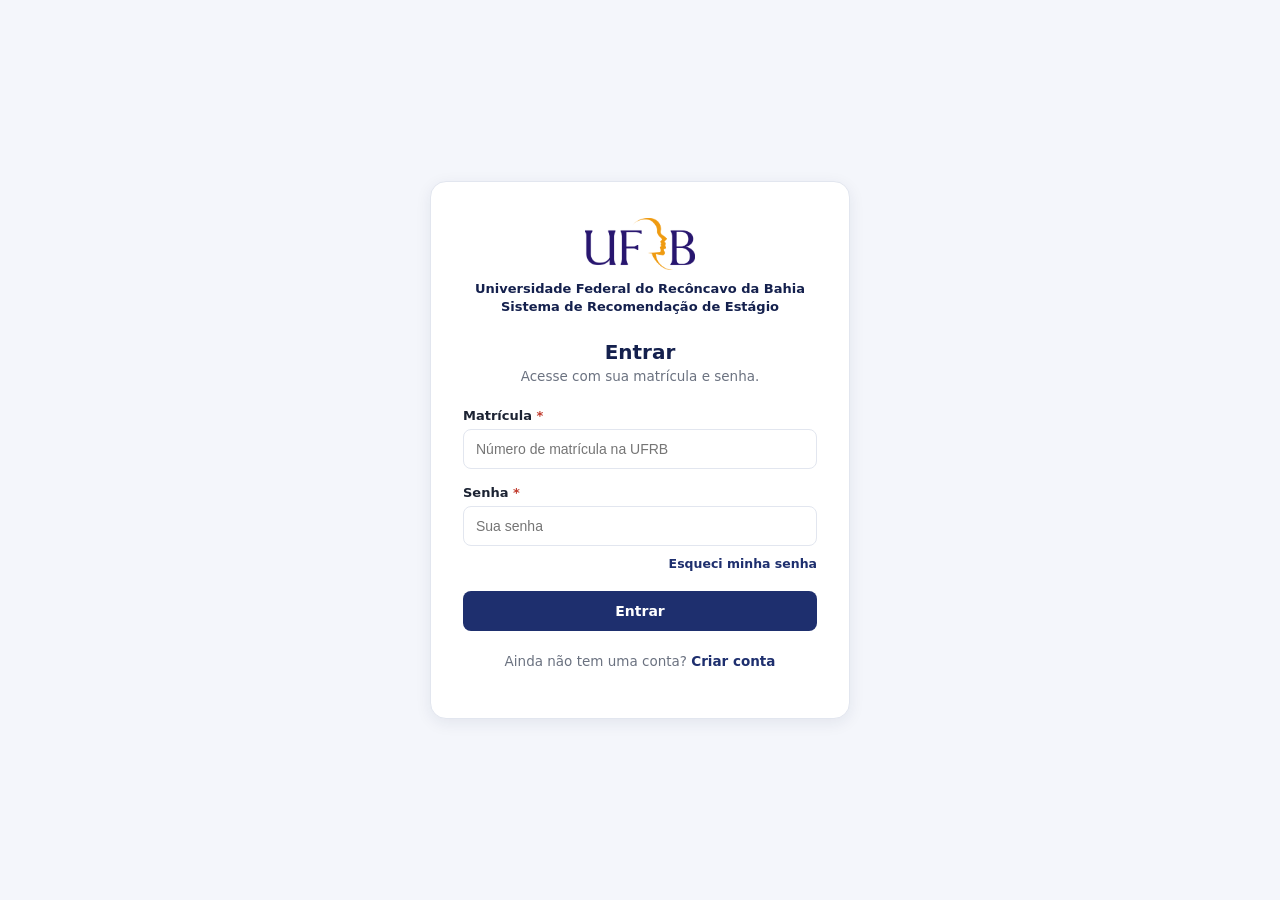
<file: login.html>
<!DOCTYPE html>
<html lang="pt-BR">
<head>
  <meta charset="UTF-8" />
  <meta name="viewport" content="width=device-width, initial-scale=1.0" />
  <title>Entrar · Sistema de Recomendação de Estágio · UFRB</title>
  <link rel="stylesheet" href="css/style.css" />
  <style>
    svg { fill: none; stroke: currentColor; }
    svg:not([width]) { width: 20px; height: 20px; }
  </style>
</head>
<body>
  <div class="auth-page">
    <div class="auth-card">
      <div class="auth-card__brand">
        <img src="assets/logo-ufrb.png" alt="Logotipo da UFRB" />
        <span>Universidade Federal do Recôncavo da Bahia<br />Sistema de Recomendação de Estágio</span>
      </div>

      <h1 class="auth-card__title">Entrar</h1>
      <p class="auth-card__subtitle">Acesse com sua matrícula e senha.</p>

      <form id="login-form" class="auth-form" novalidate>
        <p id="login-error" class="auth-form__error" hidden></p>

        <div class="field">
          <label for="login-matricula">Matrícula <span class="required">*</span></label>
          <input id="login-matricula" type="text" placeholder="Número de matrícula na UFRB" autocomplete="username" required />
        </div>

        <div class="field">
          <label for="login-password">Senha <span class="required">*</span></label>
          <input id="login-password" type="password" placeholder="Sua senha" autocomplete="current-password" required />
        </div>

        <div class="auth-card__links">
          <a href="recuperar-senha.html">Esqueci minha senha</a>
        </div>

        <button type="submit" class="btn btn-primary">Entrar</button>
      </form>

      <p class="auth-card__footer">
        Ainda não tem uma conta? <a href="cadastro.html">Criar conta</a>
      </p>
    </div>
  </div>

  <script src="js/authService.js"></script>
  <script src="js/dataService.js"></script>
  <script>
    if (AuthService.getCurrentUser()) {
      window.location.href = "index.html";
    }

    const form = document.getElementById("login-form");
    const errorEl = document.getElementById("login-error");

    form.addEventListener("submit", async (event) => {
      event.preventDefault();
      errorEl.hidden = true;

      const result = await AuthService.login({
        matricula: document.getElementById("login-matricula").value,
        password: document.getElementById("login-password").value,
      });

      if (!result.ok) {
        errorEl.textContent = result.error;
        errorEl.hidden = false;
        return;
      }

      window.location.href = "index.html";
    });
  </script>
</body>
</html>
</file>
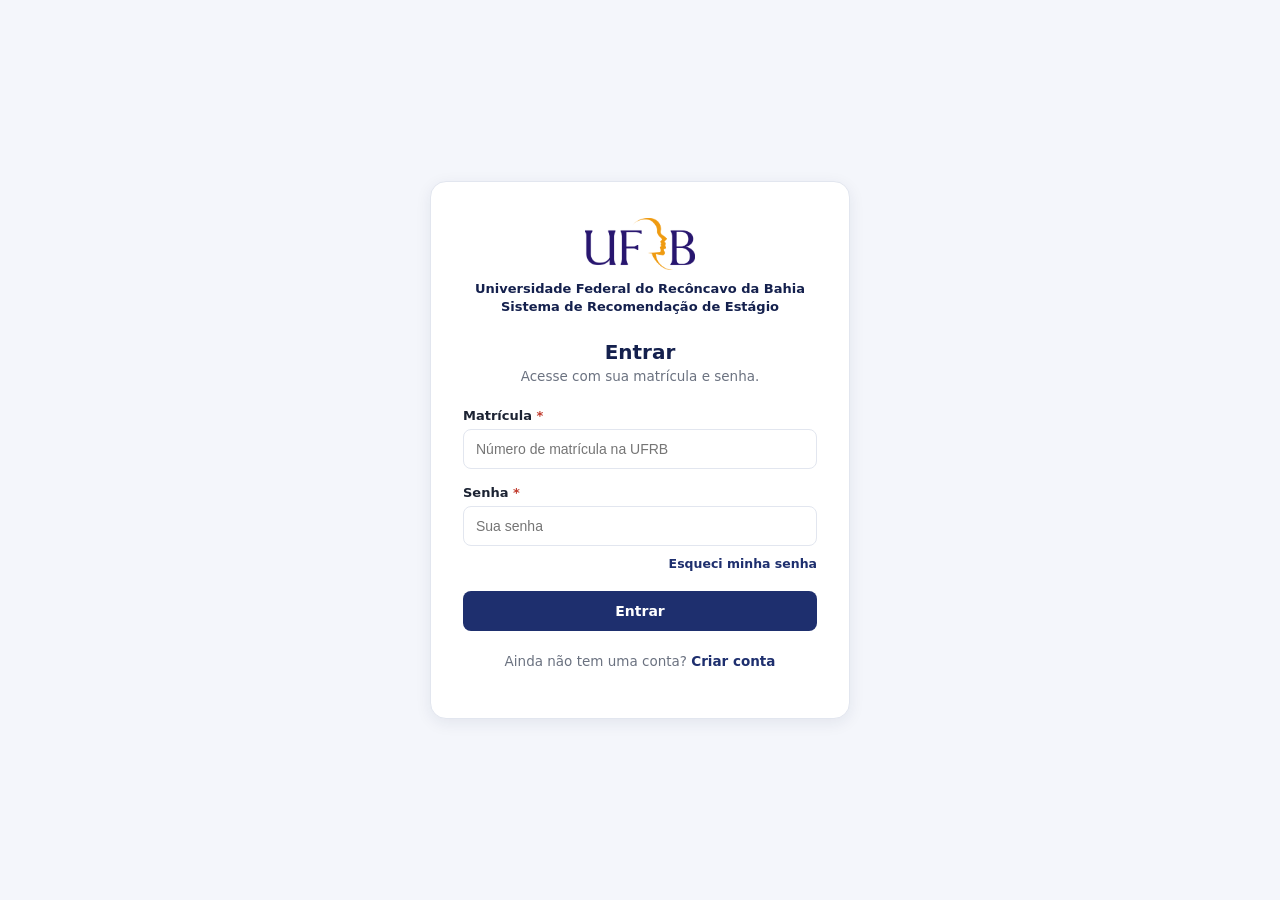
<file: oportunidades.html>
<!DOCTYPE html>
<html lang="pt-BR">
<head>
  <meta charset="UTF-8" />
  <meta name="viewport" content="width=device-width, initial-scale=1.0" />
  <title>Oportunidades · UFRB Estágio</title>
  <link rel="stylesheet" href="css/style.css" />
  <style>
    svg { fill: none; stroke: currentColor; }
    svg:not([width]) { width: 20px; height: 20px; }
  </style>
  <script src="js/authService.js"></script>
  <script>
    (function () {
      const user = AuthService.getCurrentUser();
      if (!user) {
        window.location.href = "login.html";
      } else if (user.role === "admin") {
        window.location.href = "admin.html";
      }
    })();
  </script>
</head>
<body>
  <div class="app-shell">
    <!-- ===================== HEADER ===================== -->
    <header class="app-header">
      <button id="menu-toggle" class="menu-toggle" aria-label="Abrir menu">
        <svg class="icon" viewBox="0 0 24 24" width="22" height="22"><line x1="3" y1="6" x2="21" y2="6"/><line x1="3" y1="12" x2="21" y2="12"/><line x1="3" y1="18" x2="21" y2="18"/></svg>
      </button>

      <div class="brand">
        <img src="assets/logo-ufrb.png" alt="Logotipo da UFRB" class="brand__logo" />
        <div class="brand__text">
          <span class="brand__title">Universidade Federal do Recôncavo da Bahia</span>
          <span class="brand__subtitle">Centro de Ciências Exatas e Tecnológicas</span>
        </div>
      </div>
    </header>

    <div class="app-body">
      <div id="sidebar-backdrop" class="sidebar-backdrop"></div>

      <!-- ===================== SIDEBAR ===================== -->
      <aside id="sidebar" class="sidebar">
        <ul class="sidebar__nav">
          <li><a href="index.html" class="sidebar__link">
            <svg class="icon" viewBox="0 0 24 24"><path d="M20 21v-2a4 4 0 0 0-4-4H8a4 4 0 0 0-4 4v2"/><circle cx="12" cy="7" r="4"/></svg>
            Cadastro
          </a></li>
          <li><a href="#" class="sidebar__link">
            <svg class="icon" viewBox="0 0 24 24"><polygon points="12 2 15 9 22 9.3 16.5 14 18.5 21 12 17 5.5 21 7.5 14 2 9.3 9 9"/></svg>
            Recomendações
          </a></li>
          <li><a href="oportunidades.html" class="sidebar__link is-active">
            <svg class="icon" viewBox="0 0 24 24"><rect x="2" y="7" width="20" height="14" rx="2"/><path d="M16 21V5a2 2 0 0 0-2-2h-4a2 2 0 0 0-2 2v16"/></svg>
            Oportunidades
          </a></li>
          <li class="sidebar__separator"></li>
          <li><button id="btn-logout" type="button" class="sidebar__link">
            <svg class="icon" viewBox="0 0 24 24"><path d="M9 21H5a2 2 0 0 1-2-2V5a2 2 0 0 1 2-2h4"/><polyline points="16 17 21 12 16 7"/><line x1="21" y1="12" x2="9" y2="12"/></svg>
            Sair
          </button></li>
        </ul>
      </aside>

      <!-- ===================== MAIN CONTENT ===================== -->
      <main class="main-content">
        <div class="page-header">
          <div class="breadcrumb"><span class="is-current">Oportunidades</span></div>
          <h1>Vagas de estágio recentes</h1>
          <p>Confira algumas vagas de exemplo enquanto o motor de recomendação (baseado em LLM) ainda está em construção — futuramente esta lista será personalizada a partir do seu perfil.</p>
        </div>

        <section class="card">
          <div class="card__header">
            <h2 class="card__title">Recentes</h2>
          </div>

          <div class="opportunities-carousel">
            <button id="opp-prev" type="button" class="opportunities-nav opportunities-nav--prev" aria-label="Vagas anteriores">
              <svg class="icon" viewBox="0 0 24 24" width="18" height="18"><polyline points="15 18 9 12 15 6"/></svg>
            </button>
            <div id="opp-track" class="opportunities-track"></div>
            <button id="opp-next" type="button" class="opportunities-nav opportunities-nav--next" aria-label="Próximas vagas">
              <svg class="icon" viewBox="0 0 24 24" width="18" height="18"><polyline points="9 18 15 12 9 6"/></svg>
            </button>
          </div>

          <p class="field-hint">Dados fictícios de demonstração — sem integração real com empresas ou convênios nesta etapa.</p>
        </section>
      </main>
    </div>
  </div>

  <script src="js/layout.js"></script>
  <script src="js/oportunidades.js"></script>
</body>
</html>
</file>
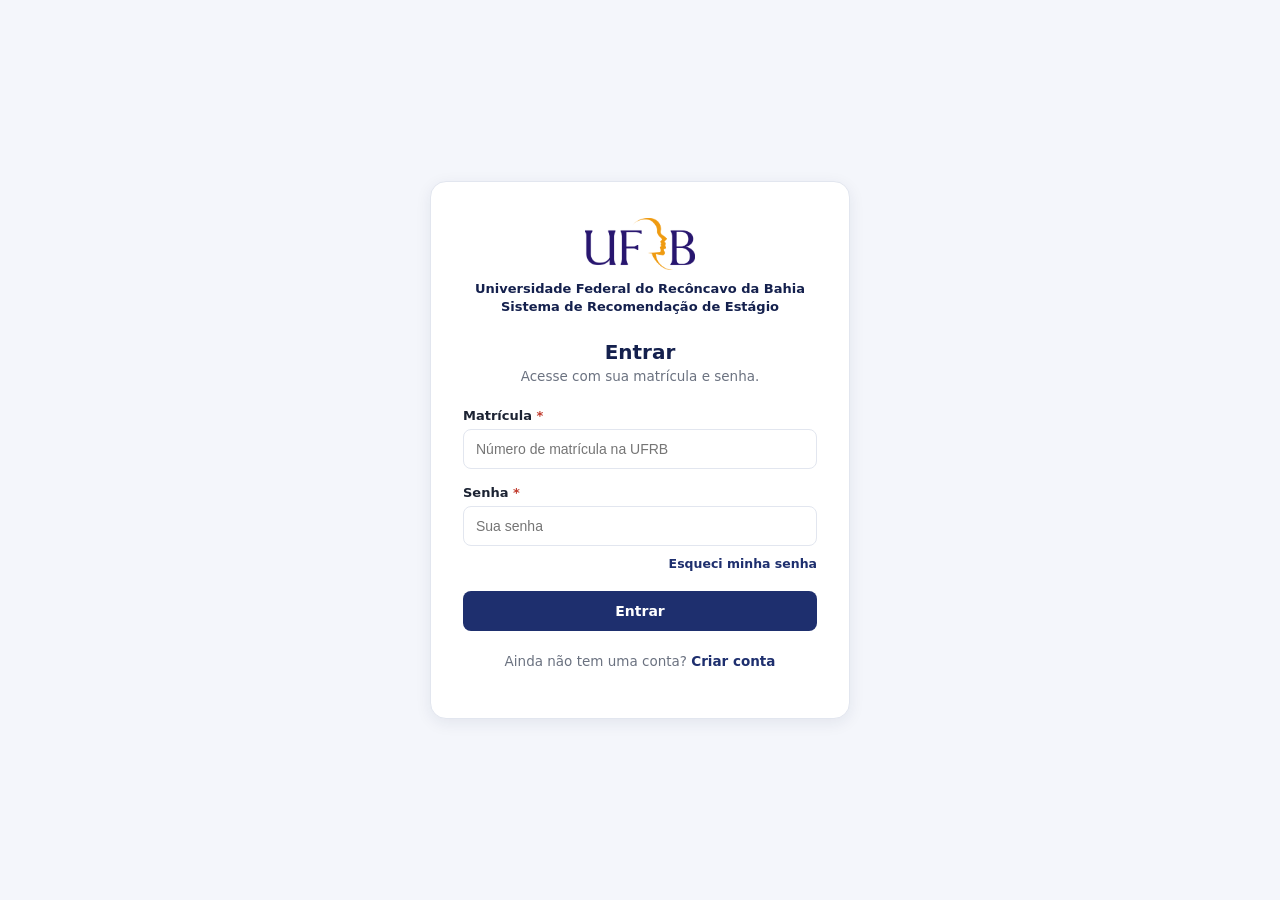
<file: recomendacoes.html>
<!DOCTYPE html>
<html lang="pt-BR">
<head>
  <meta charset="UTF-8" />
  <meta name="viewport" content="width=device-width, initial-scale=1.0" />
  <title>Recomendações · UFRB Estágio</title>
  <link rel="stylesheet" href="css/style.css" />
  <style>
    svg { fill: none; stroke: currentColor; }
    svg:not([width]) { width: 20px; height: 20px; }
  </style>
  <script src="js/authService.js"></script>
  <script>
    (function () {
      const user = AuthService.getCurrentUser();
      if (!user) {
        window.location.href = "login.html";
      } else if (user.role === "admin") {
        window.location.href = "admin.html";
      }
    })();
  </script>
</head>
<body>
  <div class="app-shell">
    <!-- ===================== HEADER ===================== -->
    <header class="app-header">
      <button id="menu-toggle" class="menu-toggle" aria-label="Abrir menu">
        <svg class="icon" viewBox="0 0 24 24" width="22" height="22"><line x1="3" y1="6" x2="21" y2="6"/><line x1="3" y1="12" x2="21" y2="12"/><line x1="3" y1="18" x2="21" y2="18"/></svg>
      </button>

      <div class="brand">
        <img src="assets/logo-ufrb.png" alt="Logotipo da UFRB" class="brand__logo" />
        <div class="brand__text">
          <span class="brand__title">Universidade Federal do Recôncavo da Bahia</span>
          <span class="brand__subtitle">Centro de Ciências Exatas e Tecnológicas</span>
        </div>
      </div>
    </header>

    <div class="app-body">
      <div id="sidebar-backdrop" class="sidebar-backdrop"></div>

      <!-- ===================== SIDEBAR ===================== -->
      <aside id="sidebar" class="sidebar">
        <ul class="sidebar__nav">
          <li><a href="index.html" class="sidebar__link">
            <svg class="icon" viewBox="0 0 24 24"><path d="M20 21v-2a4 4 0 0 0-4-4H8a4 4 0 0 0-4 4v2"/><circle cx="12" cy="7" r="4"/></svg>
            Cadastro
          </a></li>
          <li><a href="recomendacoes.html" class="sidebar__link is-active">
            <svg class="icon" viewBox="0 0 24 24"><polygon points="12 2 15 9 22 9.3 16.5 14 18.5 21 12 17 5.5 21 7.5 14 2 9.3 9 9"/></svg>
            Recomendações
          </a></li>
          <li><a href="oportunidades.html" class="sidebar__link">
            <svg class="icon" viewBox="0 0 24 24"><rect x="2" y="7" width="20" height="14" rx="2"/><path d="M16 21V5a2 2 0 0 0-2-2h-4a2 2 0 0 0-2 2v16"/></svg>
            Oportunidades
          </a></li>
          <li class="sidebar__separator"></li>
          <li><button id="btn-logout" type="button" class="sidebar__link">
            <svg class="icon" viewBox="0 0 24 24"><path d="M9 21H5a2 2 0 0 1-2-2V5a2 2 0 0 1 2-2h4"/><polyline points="16 17 21 12 16 7"/><line x1="21" y1="12" x2="9" y2="12"/></svg>
            Sair
          </button></li>
        </ul>
      </aside>

      <!-- ===================== MAIN CONTENT ===================== -->
      <main class="main-content">
        <div class="page-header">
          <div class="breadcrumb"><span class="is-current">Recomendações</span></div>
          <h1>Recomendações para você</h1>
          <p>
            O sistema analisa a similaridade entre o seu perfil e as vagas/empresas cadastradas, e depois usa um modelo de linguagem (Qwen3) para explicar a compatibilidade.
            <strong>Isto não é uma previsão de contratação</strong> — é uma análise de compatibilidade temática e técnica, para te ajudar a decidir onde vale a pena se candidatar ou entrar em contato.
          </p>
          <p class="field-hint">As recomendações abaixo são geradas periodicamente pela administração — não é preciso fazer nada para recebê-las.</p>
        </div>

        <div id="rec-filters" class="rec-filters" hidden>
          <button type="button" class="rec-filter is-active" data-filtro="todas">Todas</button>
          <button type="button" class="rec-filter" data-filtro="alta">Nível alto</button>
          <button type="button" class="rec-filter" data-filtro="media">Nível médio</button>
          <button type="button" class="rec-filter" data-filtro="baixa">Nível baixo</button>
          <button type="button" class="rec-filter" data-filtro="prospeccao">Só prospecção</button>
        </div>

        <div id="rec-grid" class="rec-grid"></div>

        <div id="rec-empty" class="rec-empty">
          <p>Ainda não há recomendações geradas para o seu perfil. Elas aparecem aqui assim que a administração processar os estudantes cadastrados.</p>
        </div>
      </main>
    </div>
  </div>

  <div id="toast" class="toast" role="status" aria-live="polite"></div>

  <script src="js/layout.js"></script>
  <script src="js/dataService.js"></script>
  <script src="js/ui.js"></script>
  <script src="js/recomendacoes.js"></script>
</body>
</html>
</file>
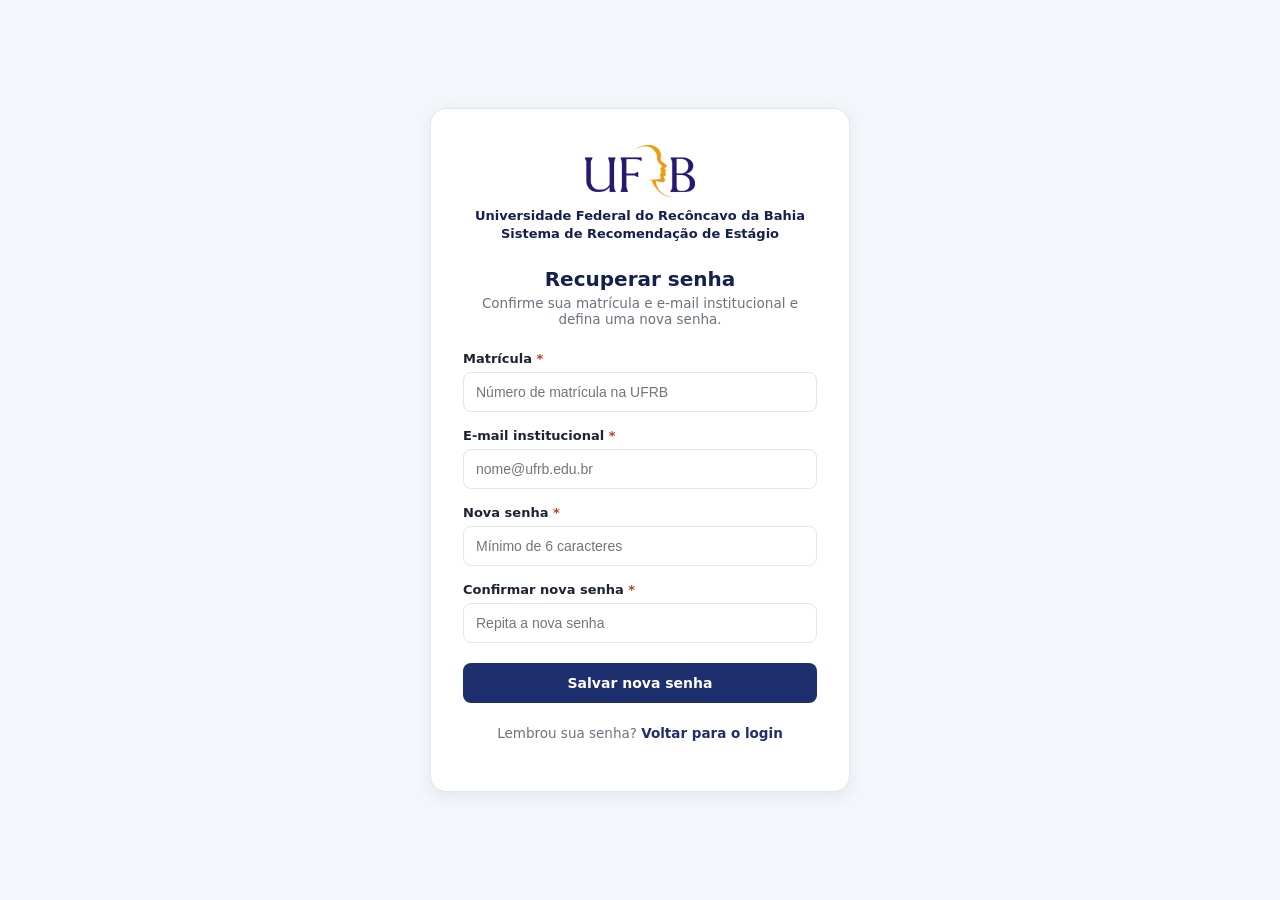
<file: recuperar-senha.html>
<!DOCTYPE html>
<html lang="pt-BR">
<head>
  <meta charset="UTF-8" />
  <meta name="viewport" content="width=device-width, initial-scale=1.0" />
  <title>Recuperar senha · Sistema de Recomendação de Estágio · UFRB</title>
  <link rel="stylesheet" href="css/style.css" />
  <style>
    svg { fill: none; stroke: currentColor; }
    svg:not([width]) { width: 20px; height: 20px; }
  </style>
</head>
<body>
  <div class="auth-page">
    <div class="auth-card">
      <div class="auth-card__brand">
        <img src="assets/logo-ufrb.png" alt="Logotipo da UFRB" />
        <span>Universidade Federal do Recôncavo da Bahia<br />Sistema de Recomendação de Estágio</span>
      </div>

      <h1 class="auth-card__title">Recuperar senha</h1>
      <p class="auth-card__subtitle">Confirme sua matrícula e e-mail institucional e defina uma nova senha.</p>

      <form id="reset-form" class="auth-form" novalidate>
        <p id="reset-error" class="auth-form__error" hidden></p>
        <p id="reset-success" class="auth-form__success" hidden>Senha alterada com sucesso. Você já pode entrar com a nova senha.</p>

        <div class="field">
          <label for="reset-matricula">Matrícula <span class="required">*</span></label>
          <input id="reset-matricula" type="text" placeholder="Número de matrícula na UFRB" autocomplete="username" required />
        </div>

        <div class="field">
          <label for="reset-email">E-mail institucional <span class="required">*</span></label>
          <input id="reset-email" type="email" placeholder="nome@ufrb.edu.br" autocomplete="email" required />
        </div>

        <div class="field">
          <label for="reset-password">Nova senha <span class="required">*</span></label>
          <input id="reset-password" type="password" placeholder="Mínimo de 6 caracteres" autocomplete="new-password" required />
        </div>

        <div class="field">
          <label for="reset-password-confirm">Confirmar nova senha <span class="required">*</span></label>
          <input id="reset-password-confirm" type="password" placeholder="Repita a nova senha" autocomplete="new-password" required />
        </div>

        <button type="submit" class="btn btn-primary">Salvar nova senha</button>
      </form>

      <p class="auth-card__footer">
        Lembrou sua senha? <a href="login.html">Voltar para o login</a>
      </p>
    </div>
  </div>

  <script src="js/authService.js"></script>
  <script src="js/dataService.js"></script>
  <script>
    const form = document.getElementById("reset-form");
    const errorEl = document.getElementById("reset-error");
    const successEl = document.getElementById("reset-success");

    form.addEventListener("submit", async (event) => {
      event.preventDefault();
      errorEl.hidden = true;
      successEl.hidden = true;

      const result = await AuthService.resetPassword({
        matricula: document.getElementById("reset-matricula").value,
        email: document.getElementById("reset-email").value,
        newPassword: document.getElementById("reset-password").value,
        confirmNewPassword: document.getElementById("reset-password-confirm").value,
      });

      if (!result.ok) {
        errorEl.textContent = result.error;
        errorEl.hidden = false;
        return;
      }

      form.reset();
      successEl.hidden = false;
    });
  </script>
</body>
</html>
</file>
<file: css/style.css>
/* =========================================================
   UFRB · Sistema de Recomendação de Estágio
   Design tokens — trocar estes valores altera a identidade
   visual inteira sem tocar nos componentes.
   ========================================================= */
:root {
  --primary: #1e2f6e;
  --primary-dark: #14204d;
  --secondary: #e8a020;
  --background: #f4f6fb;
  --surface: #ffffff;
  --text: #1c2333;
  --muted: #6b7280;
  --border: #e2e6ef;
  --success: #1c8a5a;
  --success-bg: #e6f6ee;
  --danger: #c0392b;
  --danger-bg: #fbeceb;
  --info-bg: #eef2fc;

  --radius-sm: 8px;
  --radius-md: 12px;
  --radius-lg: 16px;
  --shadow-sm: 0 1px 2px rgba(20, 32, 77, 0.06);
  --shadow-md: 0 4px 16px rgba(20, 32, 77, 0.08);
  --sidebar-w: 240px;
  --header-h: 72px;
}

* {
  box-sizing: border-box;
}

/* Garante que o atributo `hidden` sempre vença, mesmo em elementos cuja
   classe declara `display` (ex.: .btn, .project-grid). */
[hidden] {
  display: none !important;
}

html, body {
  margin: 0;
  padding: 0;
}

body {
  font-family: "Segoe UI", "Inter", system-ui, -apple-system, Roboto, sans-serif;
  background: var(--background);
  color: var(--text);
  -webkit-font-smoothing: antialiased;
}

a {
  color: inherit;
}

button {
  font-family: inherit;
}

.icon {
  width: 18px;
  height: 18px;
  stroke: currentColor;
  fill: none;
  stroke-width: 1.8;
  stroke-linecap: round;
  stroke-linejoin: round;
  flex-shrink: 0;
}

/* ---------- Layout shell ---------- */
.app-shell {
  min-height: 100vh;
  display: flex;
  flex-direction: column;
}

/* ---------- Header ---------- */
.app-header {
  height: var(--header-h);
  background: var(--surface);
  border-bottom: 1px solid var(--border);
  display: flex;
  align-items: center;
  justify-content: flex-start;
  gap: 20px;
  padding: 0 28px;
  position: sticky;
  top: 0;
  z-index: 40;
}

.brand {
  display: flex;
  align-items: center;
  gap: 14px;
  min-width: 0;
}

.brand__logo {
  height: 42px;
  width: auto;
  flex-shrink: 0;
}

.brand__text {
  display: flex;
  flex-direction: column;
  line-height: 1.25;
  min-width: 0;
}

.brand__title {
  font-size: 15px;
  font-weight: 700;
  color: var(--primary);
  white-space: nowrap;
}

.brand__subtitle {
  font-size: 12.5px;
  color: var(--muted);
}

.menu-toggle {
  display: inline-flex;
  align-items: center;
  justify-content: center;
  background: none;
  border: none;
  border-radius: var(--radius-sm);
  color: var(--primary);
  cursor: pointer;
  padding: 6px;
  flex-shrink: 0;
}

.menu-toggle:hover {
  background: var(--background);
}

/* ---------- Body: sidebar + main ---------- */
.app-body {
  flex: 1;
  display: flex;
  align-items: stretch;
}

.sidebar {
  width: var(--sidebar-w);
  flex-shrink: 0;
  background: var(--surface);
  border-right: 1px solid var(--border);
  padding: 18px 12px;
  position: sticky;
  top: var(--header-h);
  height: calc(100vh - var(--header-h));
  overflow-y: auto;
  overflow-x: hidden;
  transition: width 0.2s ease, padding 0.2s ease;
  white-space: nowrap;
}

.sidebar.is-collapsed {
  width: 0;
  padding-left: 0;
  padding-right: 0;
  border-right-color: transparent;
}

.sidebar.is-collapsed .sidebar__nav {
  visibility: hidden;
}

.sidebar__nav {
  list-style: none;
  margin: 0;
  padding: 0;
  display: flex;
  flex-direction: column;
  gap: 4px;
}

.sidebar__link {
  display: flex;
  align-items: center;
  gap: 12px;
  padding: 11px 14px;
  border-radius: var(--radius-sm);
  color: var(--muted);
  text-decoration: none;
  font-size: 14px;
  font-weight: 500;
  transition: background 0.15s ease, color 0.15s ease;
}

.sidebar__link:hover {
  background: var(--background);
  color: var(--primary);
}

.sidebar__link.is-active {
  background: var(--info-bg);
  color: var(--primary);
  font-weight: 700;
}

.main-content {
  flex: 1;
  min-width: 0;
  padding: 32px 40px 80px;
}

.page-header {
  margin-bottom: 24px;
}

.breadcrumb {
  font-size: 12.5px;
  color: var(--muted);
  margin-bottom: 6px;
}

.breadcrumb .is-current {
  color: var(--primary);
  font-weight: 600;
}

.page-header h1 {
  margin: 0 0 6px;
  font-size: 26px;
  color: var(--primary-dark);
}

.page-header p {
  margin: 0;
  color: var(--muted);
  font-size: 14.5px;
  max-width: 640px;
}

/* ---------- Progress ---------- */
.progress-card {
  display: flex;
  align-items: center;
  gap: 18px;
  margin-top: 18px;
  background: var(--surface);
  border: 1px solid var(--border);
  border-radius: var(--radius-md);
  padding: 16px 20px;
  box-shadow: var(--shadow-sm);
}

.progress-card__label {
  font-size: 13.5px;
  color: var(--muted);
  white-space: nowrap;
}

.progress-card__value {
  font-size: 15px;
  font-weight: 700;
  color: var(--primary);
  white-space: nowrap;
}

.progress-bar {
  flex: 1;
  height: 10px;
  background: var(--background);
  border-radius: 999px;
  overflow: hidden;
}

.progress-bar__fill {
  height: 100%;
  background: linear-gradient(90deg, var(--secondary), var(--primary));
  border-radius: 999px;
  transition: width 0.35s ease;
  width: 0%;
}

/* ---------- Cards ---------- */
.card {
  background: var(--surface);
  border: 1px solid var(--border);
  border-radius: var(--radius-lg);
  box-shadow: var(--shadow-sm);
  padding: 26px 28px;
  margin-bottom: 22px;
}

.card--priority {
  border-top: 3px solid var(--primary);
}

.card--muted {
  box-shadow: none;
}

.card__header {
  display: flex;
  align-items: flex-start;
  justify-content: space-between;
  gap: 16px;
  margin-bottom: 6px;
}

.card__heading {
  display: flex;
  align-items: center;
  gap: 12px;
}

.card__step {
  width: 30px;
  height: 30px;
  border-radius: 50%;
  background: var(--primary);
  color: #fff;
  font-size: 13.5px;
  font-weight: 700;
  display: flex;
  align-items: center;
  justify-content: center;
  flex-shrink: 0;
}

.card__title {
  margin: 0;
  font-size: 12.5px;
  font-weight: 700;
  letter-spacing: 0.06em;
  text-transform: uppercase;
  color: var(--primary-dark);
}

.card__subtitle {
  margin: 6px 0 18px;
  color: var(--muted);
  font-size: 14px;
}

.card--secondary .card__title {
  color: var(--muted);
}

.badge-required {
  display: inline-flex;
  align-items: center;
  gap: 6px;
  background: var(--info-bg);
  color: var(--primary);
  font-size: 12px;
  font-weight: 600;
  padding: 5px 10px;
  border-radius: 999px;
}

/* ---------- Form elements ---------- */
.field-grid {
  display: grid;
  grid-template-columns: repeat(3, 1fr);
  gap: 18px;
}

.field {
  display: flex;
  flex-direction: column;
  gap: 6px;
}

.field label {
  font-size: 13px;
  font-weight: 600;
  color: var(--text);
}

.field .required {
  color: var(--danger);
}

.field input[type="text"],
.field input[type="url"],
.field input[type="email"],
.field input[type="password"],
.field select,
.field textarea {
  border: 1px solid var(--border);
  border-radius: var(--radius-sm);
  padding: 11px 12px;
  font-size: 14px;
  color: var(--text);
  background: var(--surface);
  width: 100%;
  transition: border-color 0.15s ease, box-shadow 0.15s ease;
}

.field input:focus,
.field select:focus,
.field textarea:focus {
  outline: none;
  border-color: var(--primary);
  box-shadow: 0 0 0 3px rgba(30, 47, 110, 0.12);
}

.field textarea {
  resize: vertical;
  min-height: 90px;
}

.field input[readonly] {
  background: var(--background);
  color: var(--muted);
  cursor: not-allowed;
}

.field-hint {
  font-size: 12px;
  color: var(--muted);
}

/* ---------- Tech input row ---------- */
.tech-input-row {
  display: flex;
  gap: 12px;
  align-items: stretch;
}

.tech-input-row input {
  flex: 1;
  border: 1px solid var(--border);
  border-radius: var(--radius-sm);
  padding: 11px 14px;
  font-size: 14px;
}

.tech-input-row input:focus {
  outline: none;
  border-color: var(--primary);
  box-shadow: 0 0 0 3px rgba(30, 47, 110, 0.12);
}

.tech-input-row select {
  border: 1px solid var(--border);
  border-radius: var(--radius-sm);
  padding: 11px 14px;
  font-size: 14px;
  background: var(--surface);
  min-width: 150px;
}

/* ---------- Buttons ---------- */
.btn {
  display: inline-flex;
  align-items: center;
  justify-content: center;
  gap: 8px;
  border-radius: var(--radius-sm);
  border: 1px solid transparent;
  font-size: 14px;
  font-weight: 600;
  padding: 11px 18px;
  cursor: pointer;
  transition: background 0.15s ease, border-color 0.15s ease, color 0.15s ease, opacity 0.15s ease;
  white-space: nowrap;
}

.btn:disabled {
  opacity: 0.55;
  cursor: not-allowed;
}

.btn-primary {
  background: var(--primary);
  color: #fff;
}

.btn-primary:hover:not(:disabled) {
  background: var(--primary-dark);
}

.btn-secondary {
  background: var(--surface);
  color: var(--primary);
  border-color: var(--border);
}

.btn-secondary:hover:not(:disabled) {
  border-color: var(--primary);
}

.btn-outline {
  background: var(--surface);
  color: var(--text);
  border-color: var(--border);
}

.btn-outline:hover {
  border-color: var(--primary);
  color: var(--primary);
}

.btn-danger-text {
  background: none;
  border: 1px solid var(--border);
  color: var(--danger);
}

.btn-danger-text:hover {
  background: var(--danger-bg);
  border-color: var(--danger);
}

.btn-sm {
  padding: 7px 12px;
  font-size: 13px;
}

.btn-block {
  width: 100%;
}

.btn-ghost-toggle {
  display: inline-flex;
  gap: 8px;
}

.toggle-btn {
  padding: 9px 22px;
  border-radius: 999px;
  border: 1px solid var(--border);
  background: var(--surface);
  color: var(--text);
  font-size: 13.5px;
  font-weight: 600;
  cursor: pointer;
}

.toggle-btn.is-selected {
  background: var(--primary);
  border-color: var(--primary);
  color: #fff;
}

/* ---------- Chips / pills ---------- */
.chip-list {
  display: flex;
  flex-wrap: wrap;
  gap: 12px;
  margin-top: 18px;
}

.chip {
  display: flex;
  align-items: center;
  gap: 12px;
  background: var(--background);
  border: 1px solid var(--border);
  border-radius: var(--radius-md);
  padding: 10px 14px;
}

.chip__name {
  font-weight: 600;
  font-size: 14px;
}

.chip__level-select {
  border: 1px solid var(--border);
  border-radius: 999px;
  padding: 4px 10px;
  font-size: 12.5px;
  background: var(--surface);
  color: var(--primary);
  font-weight: 600;
}

.chip__level-select[data-level="Básico"] {
  color: #8a6d1c;
}

.chip__level-select[data-level="Intermediário"] {
  color: var(--primary);
}

.chip__level-select[data-level="Avançado"] {
  color: var(--success);
}

.chip__remove {
  display: inline-flex;
  align-items: center;
  justify-content: center;
  background: none;
  border: none;
  color: var(--muted);
  cursor: pointer;
  padding: 2px;
  border-radius: 50%;
}

.chip__remove:hover {
  color: var(--danger);
  background: var(--danger-bg);
}

.tag-pill {
  display: inline-flex;
  align-items: center;
  gap: 6px;
  background: var(--info-bg);
  color: var(--primary);
  font-size: 12.5px;
  font-weight: 600;
  padding: 4px 10px;
  border-radius: 999px;
}

.tag-pill--removable button {
  display: inline-flex;
  align-items: center;
  justify-content: center;
  background: none;
  border: none;
  color: inherit;
  cursor: pointer;
}

.empty-state {
  text-align: center;
  padding: 44px 20px;
  color: var(--muted);
}

.empty-state svg {
  width: 40px;
  height: 40px;
  color: var(--border);
  margin-bottom: 12px;
}

.empty-state p {
  margin: 0 0 16px;
  font-size: 14.5px;
}

/* ---------- Project cards ---------- */
.project-grid {
  display: grid;
  grid-template-columns: repeat(2, 1fr);
  gap: 16px;
  margin-top: 18px;
}

.project-card {
  border: 1px solid var(--border);
  border-radius: var(--radius-md);
  padding: 18px;
  display: flex;
  flex-direction: column;
  gap: 10px;
  background: var(--background);
}

.project-card__title {
  margin: 0;
  font-size: 15.5px;
  color: var(--primary-dark);
}

.project-card__type {
  font-size: 12px;
  color: var(--muted);
  font-weight: 600;
  text-transform: uppercase;
  letter-spacing: 0.04em;
}

.project-card__desc {
  font-size: 13.5px;
  color: var(--text);
  margin: 0;
  line-height: 1.5;
}

.project-card__tags {
  display: flex;
  flex-wrap: wrap;
  gap: 6px;
}

.project-card__area {
  font-size: 12.5px;
  color: var(--primary);
  font-weight: 600;
}

.project-card__link {
  font-size: 12.5px;
  color: var(--primary);
  text-decoration: underline;
  word-break: break-all;
}

.project-card__actions {
  display: flex;
  gap: 8px;
  margin-top: 4px;
}

/* ---------- Interests ---------- */
/* ---------- Experience ---------- */
.experience-item {
  border: 1px solid var(--border);
  border-radius: var(--radius-md);
  padding: 16px;
  margin-top: 14px;
  background: var(--background);
}

.experience-item__head {
  display: flex;
  justify-content: space-between;
  align-items: flex-start;
  gap: 12px;
}

.experience-item h4 {
  margin: 0 0 2px;
  font-size: 14.5px;
}

.experience-item__meta {
  font-size: 12.5px;
  color: var(--muted);
}

.experience-item p {
  font-size: 13.5px;
  margin: 8px 0;
}

/* ---------- Lattes import ---------- */
.lattes-card {
  background: linear-gradient(135deg, var(--info-bg), var(--surface));
  border: 1px solid var(--border);
}

.lattes-grid {
  display: grid;
  grid-template-columns: 110px 1fr 260px;
  gap: 28px;
  align-items: center;
}

.lattes-icon {
  width: 100px;
  height: 100px;
  border-radius: var(--radius-md);
  background: var(--surface);
  border: 1px solid var(--border);
  display: flex;
  align-items: center;
  justify-content: center;
  box-shadow: var(--shadow-sm);
}

.lattes-icon img {
  width: 62px;
  height: 62px;
  object-fit: contain;
}

.lattes-main h3 {
  margin: 0 0 6px;
  font-size: 16px;
  color: var(--primary-dark);
}

.lattes-main p {
  margin: 0 0 14px;
  color: var(--muted);
  font-size: 13.5px;
}

.lattes-divider {
  display: flex;
  align-items: center;
  gap: 10px;
  margin: 14px 0;
  color: var(--muted);
  font-size: 12px;
}

.lattes-divider::before,
.lattes-divider::after {
  content: "";
  flex: 1;
  height: 1px;
  background: var(--border);
}

.lattes-manual {
  font-size: 13px;
  color: var(--primary);
  text-decoration: underline;
  background: none;
  border: none;
  cursor: pointer;
  padding: 0;
}

.lattes-howto {
  background: var(--surface);
  border: 1px solid var(--border);
  border-radius: var(--radius-md);
  padding: 16px;
}

.lattes-howto__title {
  display: flex;
  align-items: center;
  gap: 8px;
  font-size: 13px;
  font-weight: 700;
  color: var(--primary);
  margin-bottom: 10px;
}

.lattes-howto ol {
  margin: 0 0 10px;
  padding-left: 18px;
  font-size: 12.5px;
  color: var(--text);
  line-height: 1.6;
}

.lattes-howto a {
  font-size: 12.5px;
  color: var(--primary);
  text-decoration: underline;
}

/* ---------- Footer actions ---------- */
.form-footer-wrap {
  display: flex;
  flex-direction: column;
  align-items: flex-end;
  gap: 8px;
}

.form-footer-hint {
  margin: 0;
  font-size: 12.5px;
  color: var(--muted);
  text-align: right;
}

.form-footer-hint.is-complete {
  color: var(--success);
  font-weight: 600;
}

.form-footer {
  display: flex;
  justify-content: flex-end;
  gap: 12px;
  padding-top: 8px;
}

/* ---------- Modal ---------- */
.modal-overlay {
  position: fixed;
  inset: 0;
  background: rgba(20, 26, 51, 0.55);
  display: flex;
  align-items: center;
  justify-content: center;
  padding: 20px;
  z-index: 100;
}

.modal-overlay[hidden] {
  display: none;
}

.modal {
  background: var(--surface);
  border-radius: var(--radius-lg);
  width: 100%;
  max-width: 560px;
  max-height: 90vh;
  overflow-y: auto;
  box-shadow: var(--shadow-md);
}

.modal--sm {
  max-width: 460px;
}

.modal__header {
  display: flex;
  align-items: center;
  justify-content: space-between;
  padding: 20px 24px;
  border-bottom: 1px solid var(--border);
  position: sticky;
  top: 0;
  background: var(--surface);
}

.modal__header h2 {
  margin: 0;
  font-size: 17px;
  color: var(--primary-dark);
}

.modal__header-brand {
  display: flex;
  align-items: center;
  gap: 10px;
}

.modal__header-logo {
  width: 24px;
  height: 24px;
  flex-shrink: 0;
}

.modal__close {
  background: none;
  border: none;
  color: var(--muted);
  cursor: pointer;
  padding: 4px;
  border-radius: 50%;
}

.modal__close:hover {
  background: var(--background);
  color: var(--text);
}

.modal__body {
  padding: 22px 24px;
  display: flex;
  flex-direction: column;
  gap: 16px;
}

.modal__footer {
  display: flex;
  justify-content: flex-end;
  gap: 10px;
  padding: 18px 24px;
  border-top: 1px solid var(--border);
}

/* ---------- Upload dropzone ---------- */
.dropzone {
  border: 2px dashed var(--border);
  border-radius: var(--radius-md);
  padding: 32px 20px;
  text-align: center;
  color: var(--muted);
  font-size: 13.5px;
}

.dropzone svg {
  width: 34px;
  height: 34px;
  margin-bottom: 10px;
  color: var(--muted);
}

.dropzone strong {
  color: var(--text);
}

.dropzone-or {
  margin: 10px 0;
  font-size: 12px;
}

/* ---------- Combobox (autocomplete) ---------- */
.combobox {
  position: relative;
}

.input-icon-wrap {
  position: relative;
}

.input-icon-wrap .input-icon {
  position: absolute;
  left: 12px;
  top: 50%;
  transform: translateY(-50%);
  color: var(--muted);
  pointer-events: none;
  z-index: 1;
}

.input-icon-wrap input[type="text"] {
  padding-left: 36px;
}

.combobox__list {
  position: absolute;
  top: calc(100% + 4px);
  left: 0;
  right: 0;
  z-index: 30;
  margin: 0;
  padding: 4px;
  list-style: none;
  background: var(--surface);
  border: 1px solid var(--border);
  border-radius: var(--radius-sm);
  box-shadow: var(--shadow-md);
  max-height: 220px;
  overflow-y: auto;
}

.combobox__option {
  padding: 8px 10px;
  border-radius: 6px;
  font-size: 13.5px;
  cursor: pointer;
}

.combobox__option:hover,
.combobox__option.is-active {
  background: var(--info-bg);
  color: var(--primary);
}

.combobox__group-header {
  padding: 8px 10px 4px;
  font-size: 11px;
  font-weight: 700;
  letter-spacing: 0.04em;
  text-transform: uppercase;
  color: var(--muted);
  cursor: default;
}

.combobox__empty {
  padding: 10px;
  font-size: 13px;
  color: var(--muted);
  cursor: default;
}

.combobox__create {
  padding: 8px 10px;
  border-radius: 6px;
  font-size: 13.5px;
  font-weight: 600;
  color: var(--primary);
  cursor: pointer;
  border-top: 1px solid var(--border);
  margin-top: 2px;
}

.combobox__create:hover {
  background: var(--info-bg);
}

/* ---------- Bloco de TCC ---------- */
.tcc-block {
  margin-top: 26px;
  padding-top: 22px;
  border-top: 1px dashed var(--border);
}

.tcc-block__title {
  margin: 0 0 16px;
  font-size: 12.5px;
  font-weight: 700;
  letter-spacing: 0.05em;
  text-transform: uppercase;
  color: var(--primary-dark);
}

/* ---------- Checkbox inline (ex.: Experiência atual) ---------- */
.checkbox-inline {
  display: inline-flex;
  align-items: center;
  gap: 8px;
  font-size: 13.5px;
  cursor: pointer;
}

.checkbox-inline input {
  width: 16px;
  height: 16px;
  accent-color: var(--primary);
}

.field-error {
  margin: 6px 0 0;
  font-size: 12px;
  color: var(--danger);
  font-weight: 600;
}

.notice-box {
  background: var(--info-bg);
  color: var(--primary);
  border-radius: var(--radius-sm);
  padding: 10px 14px;
  font-size: 12.5px;
  margin-top: 14px;
}

/* ---------- Importação Lattes: extração e preview ---------- */
.lattes-loading {
  text-align: center;
  padding: 36px 10px;
  color: var(--muted);
  font-size: 14px;
}

.spinner {
  width: 30px;
  height: 30px;
  flex-shrink: 0;
  margin: 0 auto 14px;
  border: 3px solid var(--border);
  border-top-color: var(--primary);
  border-radius: 50%;
  animation: spin 0.8s linear infinite;
}

@keyframes spin {
  to {
    transform: rotate(360deg);
  }
}

.lattes-preview-block {
  margin-bottom: 18px;
}

.lattes-preview-block:last-child {
  margin-bottom: 0;
}

.lattes-preview-label {
  display: block;
  font-size: 11.5px;
  font-weight: 700;
  letter-spacing: 0.06em;
  text-transform: uppercase;
  color: var(--primary);
  margin-bottom: 8px;
}

.lattes-preview-value {
  margin: 0;
  font-size: 14.5px;
  font-weight: 600;
  color: var(--text);
}

.chip-list-preview {
  display: flex;
  flex-wrap: wrap;
  gap: 8px;
}

.lattes-preview-project {
  border: 1px solid var(--border);
  border-radius: var(--radius-sm);
  padding: 10px 12px;
  background: var(--background);
  margin-bottom: 8px;
}

.lattes-preview-project:last-child {
  margin-bottom: 0;
}

.lattes-preview-project__name {
  font-size: 13.5px;
  font-weight: 700;
  color: var(--primary-dark);
}

.lattes-preview-project__desc {
  font-size: 12.5px;
  color: var(--muted);
  margin: 4px 0 0;
}

.lattes-section-title {
  margin: 0 0 14px;
  font-size: 11.5px;
  font-weight: 700;
  letter-spacing: 0.06em;
  text-transform: uppercase;
  color: var(--muted);
}

.lattes-language-card {
  border: 1px solid var(--border);
  border-radius: var(--radius-sm);
  padding: 12px 14px;
  margin-bottom: 10px;
}

.lattes-language-card:last-child {
  margin-bottom: 0;
}

.lattes-language-card__name {
  font-size: 13.5px;
  font-weight: 700;
  color: var(--text);
  margin-bottom: 4px;
}

.lattes-language-card__skills {
  display: flex;
  flex-wrap: wrap;
  gap: 4px 14px;
  font-size: 12px;
  color: var(--muted);
}

.lattes-formation-option__meta {
  font-size: 11.5px;
  color: var(--muted);
  margin-top: 4px;
}

.lattes-formation-option {
  display: flex;
  align-items: flex-start;
  gap: 12px;
  border: 1px solid var(--border);
  border-radius: var(--radius-sm);
  padding: 12px 14px;
  margin-bottom: 10px;
  cursor: pointer;
  background: var(--background);
}

.lattes-formation-option:last-child {
  margin-bottom: 0;
}

.lattes-formation-option:has(input:checked) {
  border-color: var(--primary);
  background: var(--info-bg);
}

.lattes-formation-option input {
  margin-top: 3px;
  accent-color: var(--primary);
  flex-shrink: 0;
}

.lattes-formation-option__level {
  display: inline-block;
  font-size: 11px;
  font-weight: 700;
  text-transform: uppercase;
  letter-spacing: 0.04em;
  color: var(--primary);
  background: var(--surface);
  border: 1px solid var(--border);
  border-radius: 999px;
  padding: 2px 9px;
  margin-bottom: 6px;
}

.lattes-formation-option__course {
  font-size: 13.5px;
  font-weight: 700;
  color: var(--text);
}

.lattes-formation-option__institution {
  font-size: 12.5px;
  color: var(--muted);
  margin-top: 2px;
}

/* ---------- Bloco de identidade importada do Lattes ---------- */
.lattes-identity-block {
  display: flex;
  align-items: center;
  gap: 12px;
  margin-top: 20px;
  padding: 12px 16px;
  background: var(--info-bg);
  border-radius: var(--radius-sm);
  font-size: 12.5px;
  color: var(--primary);
}

.lattes-identity-block__logo {
  width: 28px;
  height: 28px;
  object-fit: contain;
  flex-shrink: 0;
}

.lattes-identity-block strong {
  display: block;
  font-size: 13.5px;
  color: var(--primary-dark);
  margin-bottom: 2px;
}

/* ---------- Toast ---------- */
.toast {
  position: fixed;
  bottom: 28px;
  left: 50%;
  transform: translate(-50%, 12px);
  background: var(--success);
  color: #fff;
  padding: 13px 22px;
  border-radius: var(--radius-md);
  font-size: 14px;
  font-weight: 600;
  box-shadow: var(--shadow-md);
  display: flex;
  align-items: center;
  gap: 10px;
  opacity: 0;
  pointer-events: none;
  transition: opacity 0.2s ease, transform 0.2s ease;
  z-index: 200;
}

.toast.is-visible {
  opacity: 1;
  transform: translate(-50%, 0);
}

.toast.is-error {
  background: var(--danger);
}

/* ---------- Mobile menu overlay ---------- */
.sidebar-backdrop {
  display: none;
}

/* ---------- Sidebar: separador ---------- */
.sidebar__separator {
  height: 1px;
  background: var(--border);
  margin: 10px 14px;
  list-style: none;
}

/* =========================================================
   Painel administrativo
   ========================================================= */
.admin-gate {
  max-width: 460px;
  margin: 0 auto;
  text-align: center;
}

.admin-gate__icon {
  width: 56px;
  height: 56px;
  margin: 0 auto 16px;
  border-radius: 50%;
  background: var(--info-bg);
  color: var(--primary);
  display: flex;
  align-items: center;
  justify-content: center;
}

.admin-gate__title {
  margin: 0 0 8px;
  font-size: 18px;
  color: var(--primary-dark);
}

.admin-gate__text {
  margin: 0 0 22px;
  color: var(--muted);
  font-size: 14px;
}

.admin-gate__form {
  text-align: left;
  display: flex;
  flex-direction: column;
  gap: 14px;
}

.admin-gate__error {
  margin: -6px 0 0;
  font-size: 12.5px;
  color: var(--danger);
  font-weight: 600;
}

.admin-gate__notice {
  margin-top: 22px;
  text-align: left;
}

.admin-tabs {
  display: flex;
  gap: 6px;
  flex-wrap: wrap;
  border-bottom: 1px solid var(--border);
  margin-bottom: 22px;
}

.admin-tab {
  border: none;
  background: none;
  color: var(--muted);
  font-size: 13.5px;
  font-weight: 600;
  padding: 10px 16px;
  cursor: pointer;
  border-bottom: 2px solid transparent;
  margin-bottom: -1px;
}

.admin-tab:hover {
  color: var(--primary-dark);
}

.admin-tab.is-active {
  color: var(--primary);
  border-bottom-color: var(--primary);
}

.admin-tab-panel[hidden] {
  display: none;
}

.admin-toolbar {
  display: flex;
  align-items: center;
  justify-content: space-between;
  gap: 12px;
  margin-bottom: 18px;
}

.admin-toolbar__summary {
  margin: 0;
  font-size: 14px;
  color: var(--muted);
}

.admin-stats {
  display: grid;
  grid-template-columns: repeat(4, 1fr);
  gap: 14px;
  margin-bottom: 22px;
}

.admin-stat-card {
  background: var(--surface);
  border: 1px solid var(--border);
  border-radius: var(--radius-md);
  padding: 16px 18px;
  box-shadow: var(--shadow-sm);
}

.admin-stat-card__value {
  font-size: 24px;
  font-weight: 700;
  color: var(--primary-dark);
}

.admin-stat-card__label {
  font-size: 12.5px;
  color: var(--muted);
  margin-top: 4px;
}

.admin-search {
  width: 100%;
  border: 1px solid var(--border);
  border-radius: var(--radius-sm);
  padding: 11px 14px;
  font-size: 14px;
  margin: 16px 0 18px;
}

.admin-search:focus {
  outline: none;
  border-color: var(--primary);
  box-shadow: 0 0 0 3px rgba(30, 47, 110, 0.12);
}

.admin-table-wrap {
  overflow-x: auto;
}

.admin-table {
  width: 100%;
  border-collapse: collapse;
  font-size: 13.5px;
}

.admin-table th {
  text-align: left;
  padding: 10px 12px;
  font-size: 11.5px;
  font-weight: 700;
  text-transform: uppercase;
  letter-spacing: 0.04em;
  color: var(--muted);
  border-bottom: 1px solid var(--border);
  white-space: nowrap;
}

.admin-table td {
  padding: 12px;
  border-bottom: 1px solid var(--border);
  vertical-align: middle;
  white-space: nowrap;
}

.admin-table tbody tr:hover {
  background: var(--background);
}

.admin-progress-badge {
  display: inline-flex;
  align-items: center;
  font-size: 12px;
  font-weight: 700;
  padding: 3px 10px;
  border-radius: 999px;
  background: var(--info-bg);
  color: var(--primary);
}

.admin-progress-badge.is-complete {
  background: var(--success-bg);
  color: var(--success);
}

.tag-pill--muted {
  background: var(--background);
  color: var(--muted);
}

.admin-detail-section {
  margin-bottom: 22px;
}

.admin-detail-section:last-child {
  margin-bottom: 0;
}

.admin-detail-section__title {
  margin: 0 0 10px;
  font-size: 12px;
  font-weight: 700;
  text-transform: uppercase;
  letter-spacing: 0.05em;
  color: var(--primary);
}

.admin-detail-row {
  display: flex;
  justify-content: space-between;
  gap: 16px;
  padding: 7px 0;
  border-bottom: 1px solid var(--border);
  font-size: 13.5px;
}

.admin-detail-row:last-child {
  border-bottom: none;
}

.admin-detail-row__label {
  color: var(--muted);
  flex-shrink: 0;
}

.admin-detail-row__value {
  color: var(--text);
  font-weight: 600;
  text-align: right;
}

/* =========================================================
   Responsividade
   ========================================================= */
@media (max-width: 1024px) {
  .field-grid {
    grid-template-columns: repeat(2, 1fr);
  }

  .project-grid {
    grid-template-columns: 1fr;
  }

  .lattes-grid {
    grid-template-columns: 90px 1fr;
  }

  .lattes-howto {
    grid-column: 1 / -1;
  }

  .admin-stats {
    grid-template-columns: repeat(2, 1fr);
  }
}

@media (max-width: 860px) {
  .sidebar {
    position: fixed;
    left: 0;
    top: var(--header-h);
    height: calc(100vh - var(--header-h));
    transform: translateX(-100%);
    transition: transform 0.2s ease;
    z-index: 60;
    box-shadow: var(--shadow-md);
  }

  .sidebar.is-open {
    transform: translateX(0);
  }

  .sidebar-backdrop {
    display: block;
    position: fixed;
    inset: var(--header-h) 0 0 0;
    background: rgba(20, 26, 51, 0.4);
    z-index: 50;
    opacity: 0;
    pointer-events: none;
    transition: opacity 0.2s ease;
  }

  .sidebar-backdrop.is-open {
    opacity: 1;
    pointer-events: auto;
  }

  .main-content {
    padding: 22px 18px 60px;
  }
}

@media (max-width: 640px) {
  .app-header {
    padding: 0 16px;
  }

  .brand__title {
    font-size: 13px;
  }

  .brand__subtitle {
    font-size: 11px;
  }

  .field-grid {
    grid-template-columns: 1fr;
  }

  .progress-card {
    flex-wrap: wrap;
  }

  .card {
    padding: 18px;
  }

  .lattes-grid {
    grid-template-columns: 1fr;
    text-align: left;
  }

  .lattes-icon {
    width: 64px;
    height: 64px;
  }

  .tech-input-row {
    flex-direction: column;
  }

  .admin-stats {
    grid-template-columns: 1fr;
  }

  .admin-toolbar {
    flex-direction: column;
    align-items: stretch;
  }

  .admin-detail-row {
    flex-direction: column;
    gap: 2px;
  }

  .admin-detail-row__value {
    text-align: left;
  }

  .form-footer-wrap {
    align-items: stretch;
  }

  .form-footer-hint {
    text-align: left;
  }

  .form-footer {
    flex-direction: column-reverse;
  }

  .form-footer .btn {
    width: 100%;
  }

  .modal__body {
    padding: 18px;
  }
}

/* =========================================================
   Login / Cadastro
   ========================================================= */
.auth-page {
  min-height: 100vh;
  display: flex;
  align-items: center;
  justify-content: center;
  padding: 32px 20px;
}

.auth-card {
  width: 100%;
  max-width: 420px;
  background: var(--surface);
  border: 1px solid var(--border);
  border-radius: var(--radius-lg);
  box-shadow: var(--shadow-md);
  padding: 36px 32px;
}

.auth-card__brand {
  display: flex;
  flex-direction: column;
  align-items: center;
  text-align: center;
  gap: 10px;
  margin-bottom: 24px;
}

.auth-card__brand img {
  height: 52px;
  width: auto;
}

.auth-card__brand span {
  font-size: 13px;
  font-weight: 600;
  color: var(--primary-dark);
  line-height: 1.4;
}

.auth-card__title {
  margin: 0 0 4px;
  font-size: 20px;
  color: var(--primary-dark);
  text-align: center;
}

.auth-card__subtitle {
  margin: 0 0 24px;
  font-size: 13.5px;
  color: var(--muted);
  text-align: center;
}

.auth-form {
  display: flex;
  flex-direction: column;
  gap: 16px;
}

.auth-form__error {
  margin: 0;
  font-size: 13px;
  color: var(--danger);
  background: var(--danger-bg);
  border-radius: var(--radius-sm);
  padding: 10px 14px;
  font-weight: 600;
}

.auth-form__success {
  margin: 0;
  font-size: 13px;
  color: var(--success);
  background: var(--success-bg);
  border-radius: var(--radius-sm);
  padding: 10px 14px;
  font-weight: 600;
}

.auth-card__footer {
  margin-top: 22px;
  text-align: center;
  font-size: 13.5px;
  color: var(--muted);
}

.auth-card__footer a {
  color: var(--primary);
  font-weight: 600;
  text-decoration: none;
}

.auth-card__footer a:hover {
  text-decoration: underline;
}

.auth-card__links {
  display: flex;
  justify-content: flex-end;
  margin-top: -6px;
}

.auth-card__links a {
  font-size: 12.5px;
  color: var(--primary);
  text-decoration: none;
  font-weight: 600;
}

.auth-card__links a:hover {
  text-decoration: underline;
}

.auth-form .btn {
  width: 100%;
  margin-top: 4px;
}

/* "Sair" reaproveita o visual de .sidebar__link, mas é um <button> —
   reseta os estilos padrão do elemento para se igualar aos <a>. */
button.sidebar__link {
  width: 100%;
  background: none;
  border: none;
  font-family: inherit;
  cursor: pointer;
}

/* =========================================================
   Oportunidades — carrossel de vagas
   ========================================================= */
.opportunities-carousel {
  position: relative;
}

.opportunities-track {
  display: flex;
  gap: 20px;
  overflow-x: auto;
  scroll-snap-type: x mandatory;
  scroll-behavior: smooth;
  padding: 4px 4px 16px;
  margin: 0 -4px;
  scrollbar-width: thin;
}

.opportunity-card {
  flex: 0 0 300px;
  scroll-snap-align: start;
  background: var(--surface);
  border: 1px solid var(--border);
  border-radius: var(--radius-lg);
  padding: 22px;
  display: flex;
  flex-direction: column;
  gap: 12px;
  box-shadow: var(--shadow-sm);
}

.opportunity-card__header {
  display: flex;
  align-items: flex-start;
  justify-content: space-between;
  gap: 10px;
}

.opportunity-card__company {
  font-size: 12.5px;
  font-weight: 700;
  color: var(--primary);
  text-transform: uppercase;
  letter-spacing: 0.03em;
}

.opportunity-card__badge {
  background: var(--info-bg);
  color: var(--primary);
  font-size: 11px;
  font-weight: 700;
  padding: 4px 10px;
  border-radius: 999px;
  white-space: nowrap;
}

.opportunity-card__title {
  margin: 0;
  font-size: 16.5px;
  color: var(--primary-dark);
  line-height: 1.3;
}

.opportunity-card__meta {
  display: flex;
  flex-wrap: wrap;
  gap: 8px;
  font-size: 12.5px;
  color: var(--muted);
}

.opportunity-card__meta span {
  display: inline-flex;
  align-items: center;
  gap: 4px;
}

.opportunity-card__desc {
  margin: 0;
  font-size: 13.5px;
  color: var(--text);
  line-height: 1.5;
  flex: 1;
}

.opportunity-card__tags {
  display: flex;
  flex-wrap: wrap;
  gap: 6px;
}

.opportunity-card__footer {
  display: flex;
  align-items: center;
  justify-content: space-between;
  font-size: 12px;
  color: var(--muted);
  padding-top: 10px;
  border-top: 1px solid var(--border);
}

.opportunities-nav {
  position: absolute;
  top: 50%;
  transform: translateY(-50%);
  width: 40px;
  height: 40px;
  border-radius: 50%;
  border: 1px solid var(--border);
  background: var(--surface);
  color: var(--primary);
  box-shadow: var(--shadow-md);
  display: inline-flex;
  align-items: center;
  justify-content: center;
  cursor: pointer;
  z-index: 2;
}

.opportunities-nav:hover {
  border-color: var(--primary);
}

.opportunities-nav--prev {
  left: -14px;
}

.opportunities-nav--next {
  right: -14px;
}

@media (max-width: 640px) {
  .opportunities-nav {
    display: none;
  }
}

/* =========================================================
   Recomendações (Fase 8/9)
   ========================================================= */
.rec-actions {
  display: flex;
  align-items: center;
  gap: 14px;
  flex-wrap: wrap;
  margin-bottom: 4px;
}

.rec-filters {
  display: flex;
  gap: 8px;
  flex-wrap: wrap;
  margin: 18px 0;
}

.rec-filter {
  border: 1px solid var(--border);
  background: var(--surface);
  color: var(--muted);
  border-radius: 999px;
  padding: 7px 16px;
  font-size: 12.5px;
  font-weight: 600;
  cursor: pointer;
}

.rec-filter.is-active {
  background: var(--info-bg);
  color: var(--primary);
  border-color: var(--primary);
}

.rec-loading {
  display: flex;
  align-items: center;
  gap: 10px;
  color: var(--muted);
  font-size: 13.5px;
  padding: 14px 0;
}

.rec-grid {
  display: grid;
  grid-template-columns: repeat(auto-fill, minmax(320px, 1fr));
  gap: 18px;
}

.rec-card {
  background: var(--surface);
  border: 1px solid var(--border);
  border-radius: var(--radius-lg);
  padding: 22px;
  display: flex;
  flex-direction: column;
  gap: 12px;
  box-shadow: var(--shadow-sm);
}

.rec-card--prospeccao {
  border-style: dashed;
  background: var(--background);
}

.rec-card__header {
  display: flex;
  align-items: flex-start;
  justify-content: space-between;
  gap: 10px;
}

.rec-card__company {
  font-size: 12.5px;
  font-weight: 700;
  color: var(--primary);
  text-transform: uppercase;
  letter-spacing: 0.03em;
}

.rec-card__title {
  margin: 2px 0 0;
  font-size: 16.5px;
  color: var(--primary-dark);
  line-height: 1.3;
}

.rec-level {
  font-size: 11px;
  font-weight: 700;
  padding: 4px 10px;
  border-radius: 999px;
  white-space: nowrap;
  text-transform: uppercase;
  letter-spacing: 0.02em;
}

.rec-level--alta {
  background: var(--success-bg);
  color: var(--success);
}

.rec-level--media {
  background: var(--info-bg);
  color: var(--primary);
}

.rec-level--baixa {
  background: var(--danger-bg);
  color: var(--danger);
}

.rec-card__prospeccao-badge {
  display: inline-flex;
  align-self: flex-start;
  background: var(--surface);
  border: 1px dashed var(--muted);
  color: var(--muted);
  font-size: 11px;
  font-weight: 700;
  padding: 4px 10px;
  border-radius: 999px;
}

.rec-card__meta {
  display: flex;
  flex-wrap: wrap;
  gap: 8px;
  font-size: 12.5px;
  color: var(--muted);
}

.rec-convenio-badge {
  font-size: 11px;
  font-weight: 700;
  padding: 2px 8px;
  border-radius: 6px;
}

.rec-convenio-badge--vigente {
  background: var(--success-bg);
  color: var(--success);
}

.rec-convenio-badge--vencido {
  background: var(--danger-bg);
  color: var(--danger);
}

.rec-convenio-badge--indeterminado {
  background: var(--info-bg);
  color: var(--muted);
}

.rec-card__section {
  font-size: 13px;
}

.rec-card__section-title {
  font-size: 11px;
  font-weight: 700;
  text-transform: uppercase;
  letter-spacing: 0.04em;
  color: var(--muted);
  margin: 0 0 6px;
}

.rec-card__list {
  margin: 0;
  padding-left: 18px;
  display: flex;
  flex-direction: column;
  gap: 3px;
  color: var(--text);
}

.rec-card__list--lacunas {
  color: var(--muted);
}

.rec-card__justificativa {
  font-size: 13px;
  color: var(--muted);
  line-height: 1.5;
  margin: 0;
}

.rec-card__footer {
  display: flex;
  align-items: center;
  justify-content: space-between;
  gap: 10px;
  padding-top: 10px;
  border-top: 1px solid var(--border);
  margin-top: auto;
}

.rec-empty {
  text-align: center;
  padding: 48px 20px;
  color: var(--muted);
}
</file>
